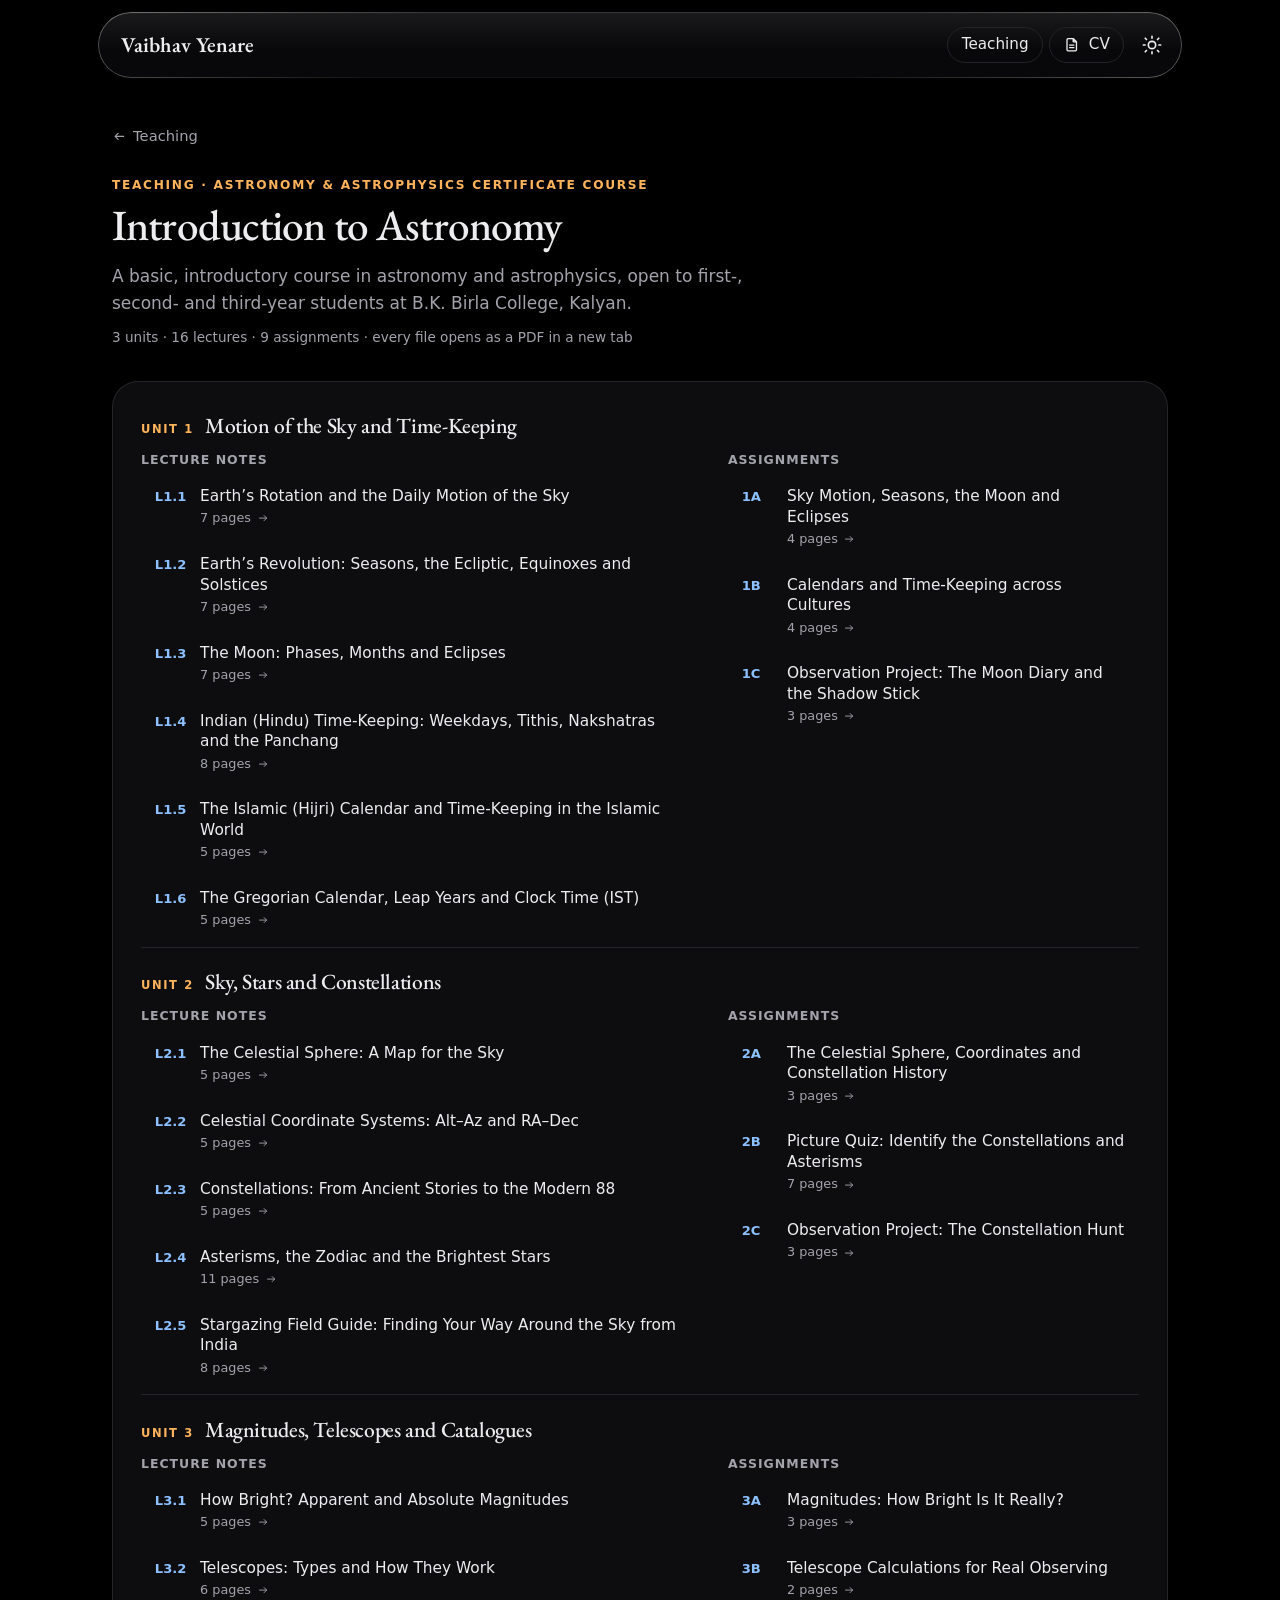
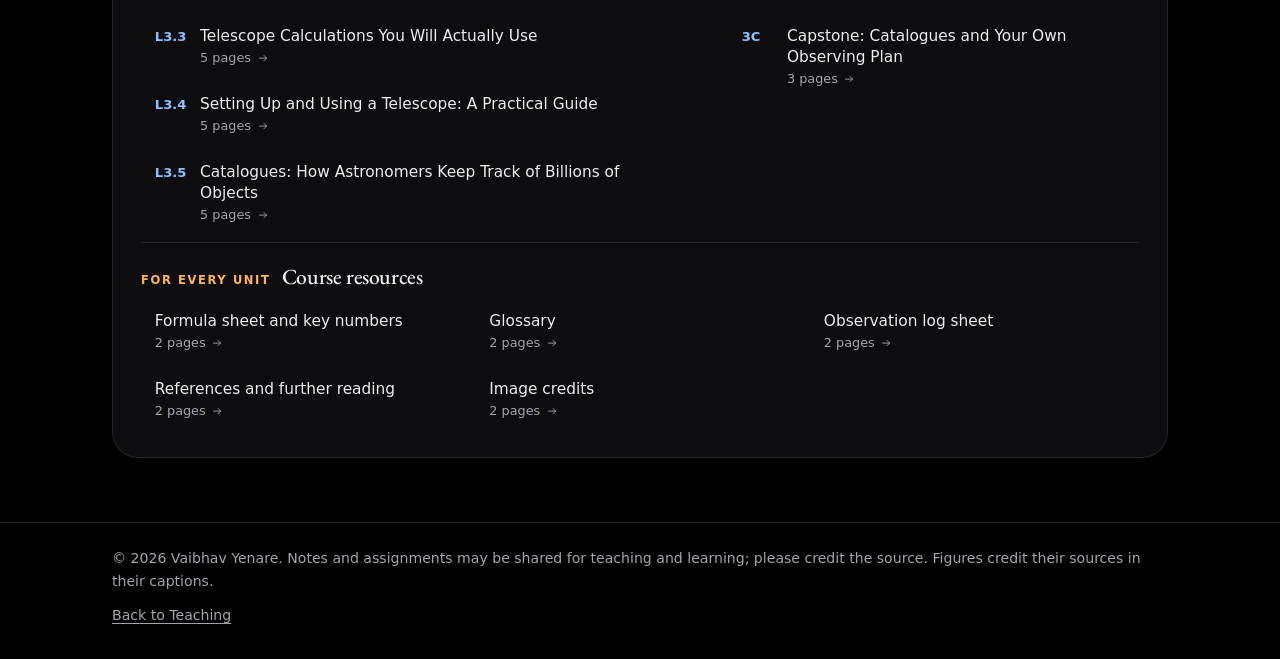
<file: courses/introduction-to-astronomy.html>
<!doctype html>
<html lang="en">
<head>
  <meta charset="utf-8">
  <meta name="viewport" content="width=device-width, initial-scale=1, viewport-fit=cover">
  <title>Introduction to Astronomy | Vaibhav Yenare</title>
  <meta name="description" content="Lecture notes and assignments for Introduction to Astronomy, the astronomy and astrophysics certificate course taught by Vaibhav Yenare.">
  <link rel="canonical" href="https://vaibhav3716.github.io/courses/introduction-to-astronomy.html">
  <meta name="theme-color" content="#000000" media="(prefers-color-scheme: dark)">
  <meta name="theme-color" content="#F3ECDA" media="(prefers-color-scheme: light)">
  <link rel="icon" href="../assets/img/favicon.svg" type="image/svg+xml">
  <link rel="preconnect" href="https://fonts.googleapis.com">
  <link rel="preconnect" href="https://fonts.gstatic.com" crossorigin>
  <link rel="stylesheet" href="https://fonts.googleapis.com/css2?family=EB+Garamond:ital,wght@0,400;0,500;0,600;1,400;1,500&display=swap">
  <link rel="stylesheet" href="../assets/css/site.css?v=20261109a">
  <script src="../assets/js/daynight.js?v=20261109a"></script>
</head>
<body>
  <svg width="0" height="0" style="position:absolute" aria-hidden="true">
    <symbol id="i-arrow" viewBox="0 0 24 24"><path fill="none" stroke="currentColor" stroke-width="1.8" stroke-linecap="round" stroke-linejoin="round" d="M5 12h14m-5-5 5 5-5 5"/></symbol>
    <symbol id="i-doc" viewBox="0 0 24 24"><path fill="none" stroke="currentColor" stroke-width="1.8" stroke-linecap="round" stroke-linejoin="round" d="M14 3.5H7A1.5 1.5 0 0 0 5.5 5v14A1.5 1.5 0 0 0 7 20.5h10a1.5 1.5 0 0 0 1.5-1.5V8L14 3.5Zm0 0V8h4.5M9 12.5h6M9 16h6"/></symbol>
    <symbol id="i-sun" viewBox="0 0 24 24"><g fill="none" stroke="currentColor" stroke-width="1.8" stroke-linecap="round"><circle cx="12" cy="12" r="4"/><path d="M12 2.5v2m0 15v2M4.6 4.6 6 6m12 12 1.4 1.4M2.5 12h2m15 0h2M4.6 19.4 6 18M18 6l1.4-1.4"/></g></symbol>
    <symbol id="i-moon" viewBox="0 0 24 24"><path fill="none" stroke="currentColor" stroke-width="1.8" stroke-linejoin="round" d="M20 14.5A8.5 8.5 0 0 1 9.5 4a8.5 8.5 0 1 0 10.5 10.5Z"/></symbol>
  </svg>
  <a class="skip" href="#main">Skip to content</a>
  <header class="site-header">
    <nav class="nav" aria-label="Main">
      <a class="brand" href="../index.html">Vaibhav Yenare</a>
      <div class="nav-actions">
        <a class="btn btn-small" href="../index.html#teaching">Teaching</a>
        <a class="btn btn-small" href="../files/Vaibhav_Yenare_CV.pdf" target="_blank" rel="noopener" aria-label="View CV (PDF, opens in a new tab)"><svg class="icon" aria-hidden="true"><use href="#i-doc"/></svg>CV</a>
        <button class="icon-btn theme-toggle" type="button" aria-label="Switch theme">
          <svg class="icon icon-sun" aria-hidden="true"><use href="#i-sun"/></svg>
          <svg class="icon icon-moon" aria-hidden="true"><use href="#i-moon"/></svg>
        </button>
      </div>
    </nav>
  </header>

  <main id="main" class="course-page">
    <div class="wrap">
      <a class="course-back" href="../index.html#teaching"><svg class="icon" aria-hidden="true"><use href="#i-arrow"/></svg>Teaching</a>
      <p class="course-eyebrow">Teaching · Astronomy &amp; Astrophysics certificate course</p>
      <h1>Introduction to Astronomy</h1>
      <p class="course-lede">A basic, introductory course in astronomy and astrophysics, open to first-, second- and third-year students at B.K. Birla College, Kalyan.</p>
      <p class="course-stats">3 units · 16 lectures · 9 assignments · every file opens as a PDF in a new tab</p>
      <div class="course-body">
        <section class="pack-unit" aria-labelledby="pack-u1"><h2 id="pack-u1"><span>Unit 1</span>Motion of the Sky and Time-Keeping</h2><div class="pack-cols">
                <div><p class="pack-kind">Lecture notes</p><ol class="pack-list">
                <li style="--i:0"><a class="pack-link" href="../files/intro-astronomy/unit-1/L1.1_Earth_Rotation_and_Diurnal_Motion.pdf" target="_blank" rel="noopener"><span class="pack-code">L1.1</span><span class="pack-title">Earth’s Rotation and the Daily Motion of the Sky</span><span class="pack-meta">7 pages<svg class="icon" aria-hidden="true"><use href="#i-arrow"/></svg></span><span class="visually-hidden"> (lecture notes, PDF, opens in a new tab)</span></a></li>
                <li style="--i:1"><a class="pack-link" href="../files/intro-astronomy/unit-1/L1.2_Earth_Revolution_Seasons_Equinoxes_Solstices.pdf" target="_blank" rel="noopener"><span class="pack-code">L1.2</span><span class="pack-title">Earth’s Revolution: Seasons, the Ecliptic, Equinoxes and Solstices</span><span class="pack-meta">7 pages<svg class="icon" aria-hidden="true"><use href="#i-arrow"/></svg></span><span class="visually-hidden"> (lecture notes, PDF, opens in a new tab)</span></a></li>
                <li style="--i:2"><a class="pack-link" href="../files/intro-astronomy/unit-1/L1.3_Moon_Phases_and_Eclipses.pdf" target="_blank" rel="noopener"><span class="pack-code">L1.3</span><span class="pack-title">The Moon: Phases, Months and Eclipses</span><span class="pack-meta">7 pages<svg class="icon" aria-hidden="true"><use href="#i-arrow"/></svg></span><span class="visually-hidden"> (lecture notes, PDF, opens in a new tab)</span></a></li>
                <li style="--i:3"><a class="pack-link" href="../files/intro-astronomy/unit-1/L1.4_Hindu_Timekeeping_Panchang.pdf" target="_blank" rel="noopener"><span class="pack-code">L1.4</span><span class="pack-title">Indian (Hindu) Time-Keeping: Weekdays, Tithis, Nakshatras and the Panchang</span><span class="pack-meta">8 pages<svg class="icon" aria-hidden="true"><use href="#i-arrow"/></svg></span><span class="visually-hidden"> (lecture notes, PDF, opens in a new tab)</span></a></li>
                <li style="--i:4"><a class="pack-link" href="../files/intro-astronomy/unit-1/L1.5_Islamic_Hijri_Calendar.pdf" target="_blank" rel="noopener"><span class="pack-code">L1.5</span><span class="pack-title">The Islamic (Hijri) Calendar and Time-Keeping in the Islamic World</span><span class="pack-meta">5 pages<svg class="icon" aria-hidden="true"><use href="#i-arrow"/></svg></span><span class="visually-hidden"> (lecture notes, PDF, opens in a new tab)</span></a></li>
                <li style="--i:5"><a class="pack-link" href="../files/intro-astronomy/unit-1/L1.6_Gregorian_Calendar_Leap_Years_and_Clock_Time.pdf" target="_blank" rel="noopener"><span class="pack-code">L1.6</span><span class="pack-title">The Gregorian Calendar, Leap Years and Clock Time (IST)</span><span class="pack-meta">5 pages<svg class="icon" aria-hidden="true"><use href="#i-arrow"/></svg></span><span class="visually-hidden"> (lecture notes, PDF, opens in a new tab)</span></a></li>
                </ol></div><div><p class="pack-kind">Assignments</p><ol class="pack-list">
                <li style="--i:6"><a class="pack-link" href="../files/intro-astronomy/unit-1/Assignment_1A_Sky_Motion_Seasons_Moon_Eclipses.pdf" target="_blank" rel="noopener"><span class="pack-code">1A</span><span class="pack-title">Sky Motion, Seasons, the Moon and Eclipses</span><span class="pack-meta">4 pages<svg class="icon" aria-hidden="true"><use href="#i-arrow"/></svg></span><span class="visually-hidden"> (assignment, PDF, opens in a new tab)</span></a></li>
                <li style="--i:7"><a class="pack-link" href="../files/intro-astronomy/unit-1/Assignment_1B_Calendars_and_Timekeeping.pdf" target="_blank" rel="noopener"><span class="pack-code">1B</span><span class="pack-title">Calendars and Time-Keeping across Cultures</span><span class="pack-meta">4 pages<svg class="icon" aria-hidden="true"><use href="#i-arrow"/></svg></span><span class="visually-hidden"> (assignment, PDF, opens in a new tab)</span></a></li>
                <li style="--i:8"><a class="pack-link" href="../files/intro-astronomy/unit-1/Assignment_1C_Observation_Project_Moon_Diary_and_Shadow_Stick.pdf" target="_blank" rel="noopener"><span class="pack-code">1C</span><span class="pack-title">Observation Project: The Moon Diary and the Shadow Stick</span><span class="pack-meta">3 pages<svg class="icon" aria-hidden="true"><use href="#i-arrow"/></svg></span><span class="visually-hidden"> (assignment, PDF, opens in a new tab)</span></a></li>
                </ol></div></div></section>
                <section class="pack-unit" aria-labelledby="pack-u2"><h2 id="pack-u2"><span>Unit 2</span>Sky, Stars and Constellations</h2><div class="pack-cols">
                <div><p class="pack-kind">Lecture notes</p><ol class="pack-list">
                <li style="--i:9"><a class="pack-link" href="../files/intro-astronomy/unit-2/L2.1_The_Celestial_Sphere.pdf" target="_blank" rel="noopener"><span class="pack-code">L2.1</span><span class="pack-title">The Celestial Sphere: A Map for the Sky</span><span class="pack-meta">5 pages<svg class="icon" aria-hidden="true"><use href="#i-arrow"/></svg></span><span class="visually-hidden"> (lecture notes, PDF, opens in a new tab)</span></a></li>
                <li style="--i:10"><a class="pack-link" href="../files/intro-astronomy/unit-2/L2.2_Celestial_Coordinate_Systems.pdf" target="_blank" rel="noopener"><span class="pack-code">L2.2</span><span class="pack-title">Celestial Coordinate Systems: Alt–Az and RA–Dec</span><span class="pack-meta">5 pages<svg class="icon" aria-hidden="true"><use href="#i-arrow"/></svg></span><span class="visually-hidden"> (lecture notes, PDF, opens in a new tab)</span></a></li>
                <li style="--i:11"><a class="pack-link" href="../files/intro-astronomy/unit-2/L2.3_Constellations_History_and_the_Modern_88.pdf" target="_blank" rel="noopener"><span class="pack-code">L2.3</span><span class="pack-title">Constellations: From Ancient Stories to the Modern 88</span><span class="pack-meta">5 pages<svg class="icon" aria-hidden="true"><use href="#i-arrow"/></svg></span><span class="visually-hidden"> (lecture notes, PDF, opens in a new tab)</span></a></li>
                <li style="--i:12"><a class="pack-link" href="../files/intro-astronomy/unit-2/L2.4_Asterisms_Zodiac_and_Bright_Stars.pdf" target="_blank" rel="noopener"><span class="pack-code">L2.4</span><span class="pack-title">Asterisms, the Zodiac and the Brightest Stars</span><span class="pack-meta">11 pages<svg class="icon" aria-hidden="true"><use href="#i-arrow"/></svg></span><span class="visually-hidden"> (lecture notes, PDF, opens in a new tab)</span></a></li>
                <li style="--i:13"><a class="pack-link" href="../files/intro-astronomy/unit-2/L2.5_Stargazing_Field_Guide_for_India.pdf" target="_blank" rel="noopener"><span class="pack-code">L2.5</span><span class="pack-title">Stargazing Field Guide: Finding Your Way Around the Sky from India</span><span class="pack-meta">8 pages<svg class="icon" aria-hidden="true"><use href="#i-arrow"/></svg></span><span class="visually-hidden"> (lecture notes, PDF, opens in a new tab)</span></a></li>
                </ol></div><div><p class="pack-kind">Assignments</p><ol class="pack-list">
                <li style="--i:14"><a class="pack-link" href="../files/intro-astronomy/unit-2/Assignment_2A_Celestial_Sphere_and_Coordinates.pdf" target="_blank" rel="noopener"><span class="pack-code">2A</span><span class="pack-title">The Celestial Sphere, Coordinates and Constellation History</span><span class="pack-meta">3 pages<svg class="icon" aria-hidden="true"><use href="#i-arrow"/></svg></span><span class="visually-hidden"> (assignment, PDF, opens in a new tab)</span></a></li>
                <li style="--i:15"><a class="pack-link" href="../files/intro-astronomy/unit-2/Assignment_2B_Identify_Constellations_and_Asterisms.pdf" target="_blank" rel="noopener"><span class="pack-code">2B</span><span class="pack-title">Picture Quiz: Identify the Constellations and Asterisms</span><span class="pack-meta">7 pages<svg class="icon" aria-hidden="true"><use href="#i-arrow"/></svg></span><span class="visually-hidden"> (assignment, PDF, opens in a new tab)</span></a></li>
                <li style="--i:16"><a class="pack-link" href="../files/intro-astronomy/unit-2/Assignment_2C_Observation_Project_Constellation_Hunt.pdf" target="_blank" rel="noopener"><span class="pack-code">2C</span><span class="pack-title">Observation Project: The Constellation Hunt</span><span class="pack-meta">3 pages<svg class="icon" aria-hidden="true"><use href="#i-arrow"/></svg></span><span class="visually-hidden"> (assignment, PDF, opens in a new tab)</span></a></li>
                </ol></div></div></section>
                <section class="pack-unit" aria-labelledby="pack-u3"><h2 id="pack-u3"><span>Unit 3</span>Magnitudes, Telescopes and Catalogues</h2><div class="pack-cols">
                <div><p class="pack-kind">Lecture notes</p><ol class="pack-list">
                <li style="--i:17"><a class="pack-link" href="../files/intro-astronomy/unit-3/L3.1_Apparent_and_Absolute_Magnitudes.pdf" target="_blank" rel="noopener"><span class="pack-code">L3.1</span><span class="pack-title">How Bright? Apparent and Absolute Magnitudes</span><span class="pack-meta">5 pages<svg class="icon" aria-hidden="true"><use href="#i-arrow"/></svg></span><span class="visually-hidden"> (lecture notes, PDF, opens in a new tab)</span></a></li>
                <li style="--i:18"><a class="pack-link" href="../files/intro-astronomy/unit-3/L3.2_Telescopes_Types_and_How_They_Work.pdf" target="_blank" rel="noopener"><span class="pack-code">L3.2</span><span class="pack-title">Telescopes: Types and How They Work</span><span class="pack-meta">6 pages<svg class="icon" aria-hidden="true"><use href="#i-arrow"/></svg></span><span class="visually-hidden"> (lecture notes, PDF, opens in a new tab)</span></a></li>
                <li style="--i:19"><a class="pack-link" href="../files/intro-astronomy/unit-3/L3.3_Telescope_Calculations.pdf" target="_blank" rel="noopener"><span class="pack-code">L3.3</span><span class="pack-title">Telescope Calculations You Will Actually Use</span><span class="pack-meta">5 pages<svg class="icon" aria-hidden="true"><use href="#i-arrow"/></svg></span><span class="visually-hidden"> (lecture notes, PDF, opens in a new tab)</span></a></li>
                <li style="--i:20"><a class="pack-link" href="../files/intro-astronomy/unit-3/L3.4_Setting_Up_and_Using_a_Telescope.pdf" target="_blank" rel="noopener"><span class="pack-code">L3.4</span><span class="pack-title">Setting Up and Using a Telescope: A Practical Guide</span><span class="pack-meta">5 pages<svg class="icon" aria-hidden="true"><use href="#i-arrow"/></svg></span><span class="visually-hidden"> (lecture notes, PDF, opens in a new tab)</span></a></li>
                <li style="--i:21"><a class="pack-link" href="../files/intro-astronomy/unit-3/L3.5_Star_and_Deep_Sky_Catalogs.pdf" target="_blank" rel="noopener"><span class="pack-code">L3.5</span><span class="pack-title">Catalogues: How Astronomers Keep Track of Billions of Objects</span><span class="pack-meta">5 pages<svg class="icon" aria-hidden="true"><use href="#i-arrow"/></svg></span><span class="visually-hidden"> (lecture notes, PDF, opens in a new tab)</span></a></li>
                </ol></div><div><p class="pack-kind">Assignments</p><ol class="pack-list">
                <li style="--i:22"><a class="pack-link" href="../files/intro-astronomy/unit-3/Assignment_3A_Magnitudes.pdf" target="_blank" rel="noopener"><span class="pack-code">3A</span><span class="pack-title">Magnitudes: How Bright Is It Really?</span><span class="pack-meta">3 pages<svg class="icon" aria-hidden="true"><use href="#i-arrow"/></svg></span><span class="visually-hidden"> (assignment, PDF, opens in a new tab)</span></a></li>
                <li style="--i:23"><a class="pack-link" href="../files/intro-astronomy/unit-3/Assignment_3B_Telescope_Calculations.pdf" target="_blank" rel="noopener"><span class="pack-code">3B</span><span class="pack-title">Telescope Calculations for Real Observing</span><span class="pack-meta">2 pages<svg class="icon" aria-hidden="true"><use href="#i-arrow"/></svg></span><span class="visually-hidden"> (assignment, PDF, opens in a new tab)</span></a></li>
                <li style="--i:24"><a class="pack-link" href="../files/intro-astronomy/unit-3/Assignment_3C_Catalogs_and_Observing_Plan.pdf" target="_blank" rel="noopener"><span class="pack-code">3C</span><span class="pack-title">Capstone: Catalogues and Your Own Observing Plan</span><span class="pack-meta">3 pages<svg class="icon" aria-hidden="true"><use href="#i-arrow"/></svg></span><span class="visually-hidden"> (assignment, PDF, opens in a new tab)</span></a></li>
                </ol></div></div></section>
                <section class="pack-unit pack-resources" aria-labelledby="pack-res"><h2 id="pack-res"><span>For every unit</span>Course resources</h2><ol class="pack-list pack-list-grid">
                <li style="--i:26"><a class="pack-link" href="../files/intro-astronomy/resources/Formula_Sheet_and_Key_Numbers.pdf" target="_blank" rel="noopener"><span class="pack-code"></span><span class="pack-title">Formula sheet and key numbers</span><span class="pack-meta">2 pages<svg class="icon" aria-hidden="true"><use href="#i-arrow"/></svg></span><span class="visually-hidden"> (course resource, PDF, opens in a new tab)</span></a></li>
                <li style="--i:27"><a class="pack-link" href="../files/intro-astronomy/resources/Glossary.pdf" target="_blank" rel="noopener"><span class="pack-code"></span><span class="pack-title">Glossary</span><span class="pack-meta">2 pages<svg class="icon" aria-hidden="true"><use href="#i-arrow"/></svg></span><span class="visually-hidden"> (course resource, PDF, opens in a new tab)</span></a></li>
                <li style="--i:28"><a class="pack-link" href="../files/intro-astronomy/resources/Observation_Log_Template.pdf" target="_blank" rel="noopener"><span class="pack-code"></span><span class="pack-title">Observation log sheet</span><span class="pack-meta">2 pages<svg class="icon" aria-hidden="true"><use href="#i-arrow"/></svg></span><span class="visually-hidden"> (course resource, PDF, opens in a new tab)</span></a></li>
                <li style="--i:29"><a class="pack-link" href="../files/intro-astronomy/resources/References_and_Further_Reading.pdf" target="_blank" rel="noopener"><span class="pack-code"></span><span class="pack-title">References and further reading</span><span class="pack-meta">2 pages<svg class="icon" aria-hidden="true"><use href="#i-arrow"/></svg></span><span class="visually-hidden"> (course resource, PDF, opens in a new tab)</span></a></li>
                <li style="--i:30"><a class="pack-link" href="../files/intro-astronomy/resources/Image_Credits.pdf" target="_blank" rel="noopener"><span class="pack-code"></span><span class="pack-title">Image credits</span><span class="pack-meta">2 pages<svg class="icon" aria-hidden="true"><use href="#i-arrow"/></svg></span><span class="visually-hidden"> (course resource, PDF, opens in a new tab)</span></a></li>
                </ol></section>
      </div>
    </div>
  </main>

  <footer class="site-footer">
    <div class="wrap"><p>© <span>2026</span> Vaibhav Yenare. Notes and assignments may be shared for teaching and learning; please credit the source. Figures credit their sources in their captions.</p><a href="../index.html#teaching">Back to Teaching</a></div>
  </footer>

  <script>
    // The theme switch: the choice holds for this visit, on every page of the site
    (function () {
      var btn = document.querySelector('.theme-toggle'), root = document.documentElement;
      function now() { return root.dataset.theme || (matchMedia('(prefers-color-scheme: dark)').matches ? 'dark' : 'light'); }
      function label() { btn.setAttribute('aria-label', now() === 'dark' ? 'Switch to light theme' : 'Switch to dark theme'); }
      label();
      btn.addEventListener('click', function () {
        var next = now() === 'dark' ? 'light' : 'dark';
        if (window.DayNight) { DayNight.choose(next); DayNight.paint(next); } else root.dataset.theme = next;
        label();
      });
    })();
  </script>
</body>
</html>
</file>
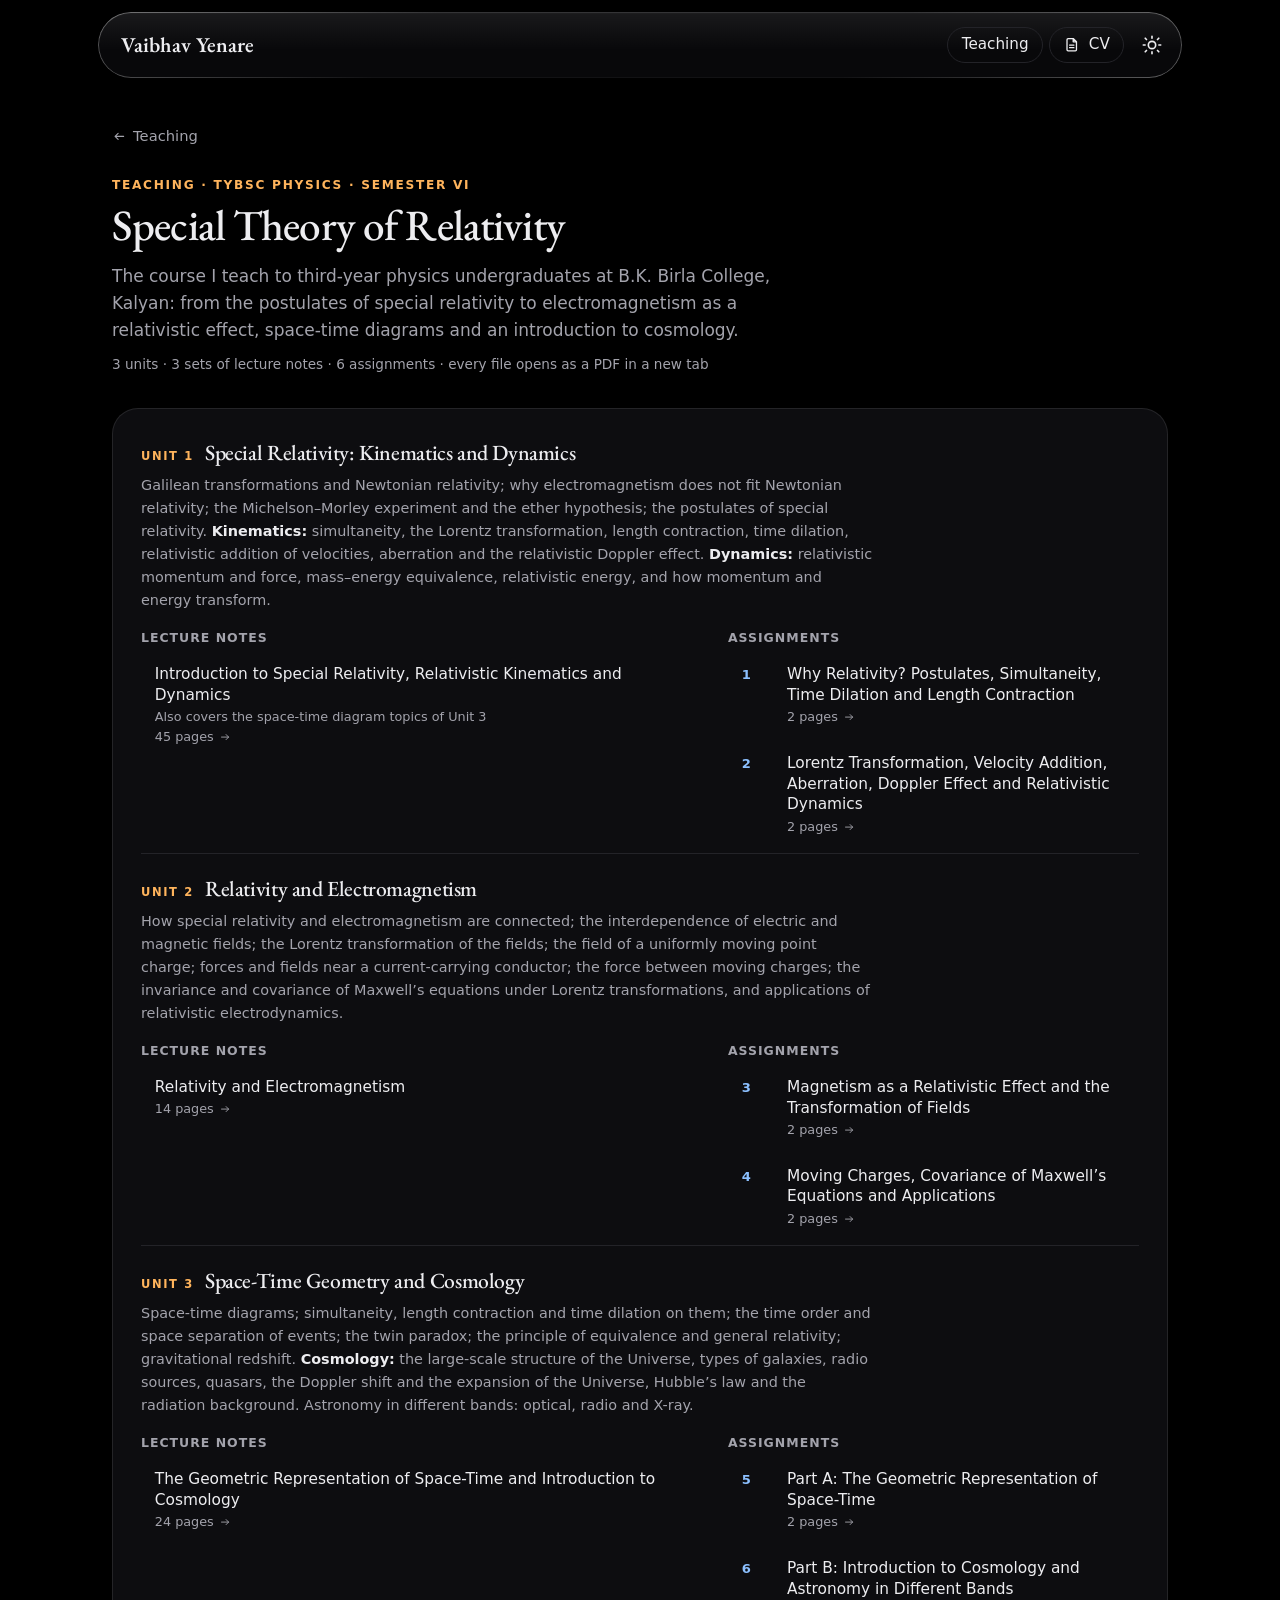
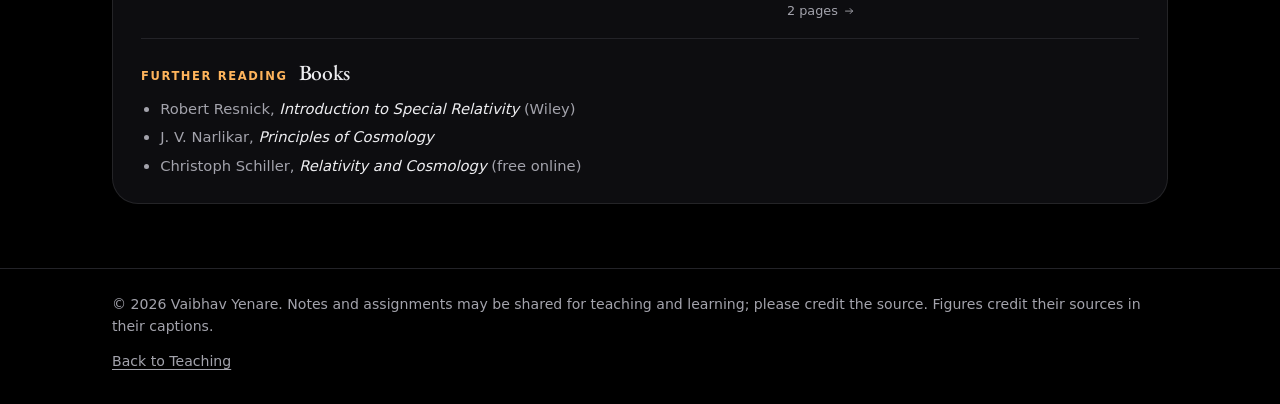
<file: courses/special-relativity.html>
<!doctype html>
<html lang="en">
<head>
  <meta charset="utf-8">
  <meta name="viewport" content="width=device-width, initial-scale=1, viewport-fit=cover">
  <title>Special Theory of Relativity | Vaibhav Yenare</title>
  <meta name="description" content="Lecture notes and assignments for Special Theory of Relativity (TYBSc Physics, Semester VI), taught by Vaibhav Yenare.">
  <link rel="canonical" href="https://vaibhav3716.github.io/courses/special-relativity.html">
  <meta name="theme-color" content="#000000" media="(prefers-color-scheme: dark)">
  <meta name="theme-color" content="#F3ECDA" media="(prefers-color-scheme: light)">
  <link rel="icon" href="../assets/img/favicon.svg" type="image/svg+xml">
  <link rel="preconnect" href="https://fonts.googleapis.com">
  <link rel="preconnect" href="https://fonts.gstatic.com" crossorigin>
  <link rel="stylesheet" href="https://fonts.googleapis.com/css2?family=EB+Garamond:ital,wght@0,400;0,500;0,600;1,400;1,500&display=swap">
  <link rel="stylesheet" href="../assets/css/site.css?v=20261109a">
  <script src="../assets/js/daynight.js?v=20261109a"></script>
</head>
<body>
  <svg width="0" height="0" style="position:absolute" aria-hidden="true">
    <symbol id="i-arrow" viewBox="0 0 24 24"><path fill="none" stroke="currentColor" stroke-width="1.8" stroke-linecap="round" stroke-linejoin="round" d="M5 12h14m-5-5 5 5-5 5"/></symbol>
    <symbol id="i-doc" viewBox="0 0 24 24"><path fill="none" stroke="currentColor" stroke-width="1.8" stroke-linecap="round" stroke-linejoin="round" d="M14 3.5H7A1.5 1.5 0 0 0 5.5 5v14A1.5 1.5 0 0 0 7 20.5h10a1.5 1.5 0 0 0 1.5-1.5V8L14 3.5Zm0 0V8h4.5M9 12.5h6M9 16h6"/></symbol>
    <symbol id="i-sun" viewBox="0 0 24 24"><g fill="none" stroke="currentColor" stroke-width="1.8" stroke-linecap="round"><circle cx="12" cy="12" r="4"/><path d="M12 2.5v2m0 15v2M4.6 4.6 6 6m12 12 1.4 1.4M2.5 12h2m15 0h2M4.6 19.4 6 18M18 6l1.4-1.4"/></g></symbol>
    <symbol id="i-moon" viewBox="0 0 24 24"><path fill="none" stroke="currentColor" stroke-width="1.8" stroke-linejoin="round" d="M20 14.5A8.5 8.5 0 0 1 9.5 4a8.5 8.5 0 1 0 10.5 10.5Z"/></symbol>
  </svg>
  <a class="skip" href="#main">Skip to content</a>
  <header class="site-header">
    <nav class="nav" aria-label="Main">
      <a class="brand" href="../index.html">Vaibhav Yenare</a>
      <div class="nav-actions">
        <a class="btn btn-small" href="../index.html#teaching">Teaching</a>
        <a class="btn btn-small" href="../files/Vaibhav_Yenare_CV.pdf" target="_blank" rel="noopener" aria-label="View CV (PDF, opens in a new tab)"><svg class="icon" aria-hidden="true"><use href="#i-doc"/></svg>CV</a>
        <button class="icon-btn theme-toggle" type="button" aria-label="Switch theme">
          <svg class="icon icon-sun" aria-hidden="true"><use href="#i-sun"/></svg>
          <svg class="icon icon-moon" aria-hidden="true"><use href="#i-moon"/></svg>
        </button>
      </div>
    </nav>
  </header>

  <main id="main" class="course-page">
    <div class="wrap">
      <a class="course-back" href="../index.html#teaching"><svg class="icon" aria-hidden="true"><use href="#i-arrow"/></svg>Teaching</a>
      <p class="course-eyebrow">Teaching · TYBSc Physics · Semester VI</p>
      <h1>Special Theory of Relativity</h1>
      <p class="course-lede">The course I teach to third-year physics undergraduates at B.K. Birla College, Kalyan: from the postulates of special relativity to electromagnetism as a relativistic effect, space-time diagrams and an introduction to cosmology.</p>
      <p class="course-stats">3 units · 3 sets of lecture notes · 6 assignments · every file opens as a PDF in a new tab</p>
      <div class="course-body">
        <section class="pack-unit" aria-labelledby="u1"><h2 id="u1"><span>Unit 1</span>Special Relativity: Kinematics and Dynamics</h2>
<p class="pack-syllabus">Galilean transformations and Newtonian relativity; why electromagnetism does not fit Newtonian relativity; the Michelson–Morley experiment and the ether hypothesis; the postulates of special relativity. <strong>Kinematics:</strong> simultaneity, the Lorentz transformation, length contraction, time dilation, relativistic addition of velocities, aberration and the relativistic Doppler effect. <strong>Dynamics:</strong> relativistic momentum and force, mass–energy equivalence, relativistic energy, and how momentum and energy transform.</p><div class="pack-cols">
<div><p class="pack-kind">Lecture notes</p><ol class="pack-list">
<li style="--i:0"><a class="pack-link" href="../files/special-relativity/unit-1/Unit1_Notes.pdf" target="_blank" rel="noopener"><span class="pack-title">Introduction to Special Relativity, Relativistic Kinematics and Dynamics<small class="pack-note">Also covers the space-time diagram topics of Unit 3</small></span><span class="pack-meta">45 pages<svg class="icon" aria-hidden="true"><use href="#i-arrow"/></svg></span><span class="visually-hidden"> (lecture notes, PDF, opens in a new tab)</span></a></li>
</ol></div><div><p class="pack-kind">Assignments</p><ol class="pack-list">
<li style="--i:1"><a class="pack-link" href="../files/special-relativity/unit-1/Assignment_1_Unit1.pdf" target="_blank" rel="noopener"><span class="pack-code">1</span><span class="pack-title">Why Relativity? Postulates, Simultaneity, Time Dilation and Length Contraction</span><span class="pack-meta">2 pages<svg class="icon" aria-hidden="true"><use href="#i-arrow"/></svg></span><span class="visually-hidden"> (assignment, PDF, opens in a new tab)</span></a></li>
<li style="--i:2"><a class="pack-link" href="../files/special-relativity/unit-1/Assignment_2_Unit1.pdf" target="_blank" rel="noopener"><span class="pack-code">2</span><span class="pack-title">Lorentz Transformation, Velocity Addition, Aberration, Doppler Effect and Relativistic Dynamics</span><span class="pack-meta">2 pages<svg class="icon" aria-hidden="true"><use href="#i-arrow"/></svg></span><span class="visually-hidden"> (assignment, PDF, opens in a new tab)</span></a></li>
</ol></div></div></section>
<section class="pack-unit" aria-labelledby="u2"><h2 id="u2"><span>Unit 2</span>Relativity and Electromagnetism</h2>
<p class="pack-syllabus">How special relativity and electromagnetism are connected; the interdependence of electric and magnetic fields; the Lorentz transformation of the fields; the field of a uniformly moving point charge; forces and fields near a current-carrying conductor; the force between moving charges; the invariance and covariance of Maxwell’s equations under Lorentz transformations, and applications of relativistic electrodynamics.</p><div class="pack-cols">
<div><p class="pack-kind">Lecture notes</p><ol class="pack-list">
<li style="--i:3"><a class="pack-link" href="../files/special-relativity/unit-2/Unit2_Notes.pdf" target="_blank" rel="noopener"><span class="pack-title">Relativity and Electromagnetism</span><span class="pack-meta">14 pages<svg class="icon" aria-hidden="true"><use href="#i-arrow"/></svg></span><span class="visually-hidden"> (lecture notes, PDF, opens in a new tab)</span></a></li>
</ol></div><div><p class="pack-kind">Assignments</p><ol class="pack-list">
<li style="--i:4"><a class="pack-link" href="../files/special-relativity/unit-2/Assignment_3_Unit2.pdf" target="_blank" rel="noopener"><span class="pack-code">3</span><span class="pack-title">Magnetism as a Relativistic Effect and the Transformation of Fields</span><span class="pack-meta">2 pages<svg class="icon" aria-hidden="true"><use href="#i-arrow"/></svg></span><span class="visually-hidden"> (assignment, PDF, opens in a new tab)</span></a></li>
<li style="--i:5"><a class="pack-link" href="../files/special-relativity/unit-2/Assignment_4_Unit2.pdf" target="_blank" rel="noopener"><span class="pack-code">4</span><span class="pack-title">Moving Charges, Covariance of Maxwell’s Equations and Applications</span><span class="pack-meta">2 pages<svg class="icon" aria-hidden="true"><use href="#i-arrow"/></svg></span><span class="visually-hidden"> (assignment, PDF, opens in a new tab)</span></a></li>
</ol></div></div></section>
<section class="pack-unit" aria-labelledby="u3"><h2 id="u3"><span>Unit 3</span>Space-Time Geometry and Cosmology</h2>
<p class="pack-syllabus">Space-time diagrams; simultaneity, length contraction and time dilation on them; the time order and space separation of events; the twin paradox; the principle of equivalence and general relativity; gravitational redshift. <strong>Cosmology:</strong> the large-scale structure of the Universe, types of galaxies, radio sources, quasars, the Doppler shift and the expansion of the Universe, Hubble’s law and the radiation background. Astronomy in different bands: optical, radio and X-ray.</p><div class="pack-cols">
<div><p class="pack-kind">Lecture notes</p><ol class="pack-list">
<li style="--i:6"><a class="pack-link" href="../files/special-relativity/unit-3/Unit3_Notes.pdf" target="_blank" rel="noopener"><span class="pack-title">The Geometric Representation of Space-Time and Introduction to Cosmology</span><span class="pack-meta">24 pages<svg class="icon" aria-hidden="true"><use href="#i-arrow"/></svg></span><span class="visually-hidden"> (lecture notes, PDF, opens in a new tab)</span></a></li>
</ol></div><div><p class="pack-kind">Assignments</p><ol class="pack-list">
<li style="--i:7"><a class="pack-link" href="../files/special-relativity/unit-3/Assignment_5_Unit3.pdf" target="_blank" rel="noopener"><span class="pack-code">5</span><span class="pack-title">Part A: The Geometric Representation of Space-Time</span><span class="pack-meta">2 pages<svg class="icon" aria-hidden="true"><use href="#i-arrow"/></svg></span><span class="visually-hidden"> (assignment, PDF, opens in a new tab)</span></a></li>
<li style="--i:8"><a class="pack-link" href="../files/special-relativity/unit-3/Assignment_6_Unit3.pdf" target="_blank" rel="noopener"><span class="pack-code">6</span><span class="pack-title">Part B: Introduction to Cosmology and Astronomy in Different Bands</span><span class="pack-meta">2 pages<svg class="icon" aria-hidden="true"><use href="#i-arrow"/></svg></span><span class="visually-hidden"> (assignment, PDF, opens in a new tab)</span></a></li>
</ol></div></div></section>
<section class="pack-unit pack-refs" aria-labelledby="refs"><h2 id="refs"><span>Further reading</span>Books</h2>
<ul class="ref-list"><li>Robert Resnick, <cite>Introduction to Special Relativity</cite> (Wiley)</li><li>J. V. Narlikar, <cite>Principles of Cosmology</cite></li><li>Christoph Schiller, <cite>Relativity and Cosmology</cite> (free online)</li></ul></section>
      </div>
    </div>
  </main>

  <footer class="site-footer">
    <div class="wrap"><p>© <span>2026</span> Vaibhav Yenare. Notes and assignments may be shared for teaching and learning; please credit the source. Figures credit their sources in their captions.</p><a href="../index.html#teaching">Back to Teaching</a></div>
  </footer>

  <script>
    // The theme switch: the choice holds for this visit, on every page of the site
    (function () {
      var btn = document.querySelector('.theme-toggle'), root = document.documentElement;
      function now() { return root.dataset.theme || (matchMedia('(prefers-color-scheme: dark)').matches ? 'dark' : 'light'); }
      function label() { btn.setAttribute('aria-label', now() === 'dark' ? 'Switch to light theme' : 'Switch to dark theme'); }
      label();
      btn.addEventListener('click', function () {
        var next = now() === 'dark' ? 'light' : 'dark';
        if (window.DayNight) { DayNight.choose(next); DayNight.paint(next); } else root.dataset.theme = next;
        label();
      });
    })();
  </script>
</body>
</html>
</file>
<file: assets/css/site.css>
/* ------------------------------------------------------------------
   Tokens. The two accents are the two stars in a WD–MS binary:
   --wd is a hot white dwarf (blue, ultraviolet), --ms is its cool
   main sequence companion (amber, optical).
------------------------------------------------------------------- */
:root {
  --bg: #F3ECDA;
  --surface: #FAF5E7;
  --surface-2: #ECE3CB;
  --ink: #2A2318;
  --ink-2: #66583F;
  --rule: #DCCFB0;
  --wd: #1B55AE;
  --ms: #94500B;
  --wd-soft: rgba(27, 85, 174, .10);
  --ms-soft: rgba(148, 80, 11, .11);
  --focus: #1B55AE;
  --plate: #FFFDF6;
  --shadow: 0 1px 2px rgba(18, 26, 43, .06), 0 8px 24px rgba(18, 26, 43, .06);
  /* Liquid glass (the header): tinted with the theme's own colour, opaque enough to read over anything */
  --glass-tint: rgba(243, 236, 218, .66);
  --glass-solid: rgba(243, 236, 218, .97);
  --glass-hi: rgba(255, 255, 255, .9);
  --glass-lo: rgba(120, 92, 40, .14);
  --glass-rim: rgba(255, 255, 255, .95);
  --glass-sheen: rgba(255, 255, 255, .34);
  --glass-pill: rgba(255, 255, 255, .6);
  --glass-hover: rgba(255, 255, 255, .34);
  --t-wd: #1F5FBF;
  --t-bin: #A85A00;
  --t-sun: #946200;
  --t-bh: #5B45B8;
  --t-cos: #0F7F71;
  --t-planets: #2E7D4F;
  --t-inst: #5F6570;

  /* The hero is a night sky in both themes */
  --night: #03050B;
  --night-ink: #E9EDF6;
  --night-ink-2: #AAB5CC;
  --night-wd: #8CC0FF;
  --night-ms: #FFB45C;

  --serif: 'EB Garamond', 'Cormorant Garamond', Garamond, Georgia, 'Times New Roman', serif;
  --sans: system-ui, -apple-system, BlinkMacSystemFont, 'Segoe UI', Roboto, 'Helvetica Neue', Arial, sans-serif;

  --step--1: .875rem;
  --step-0: 1.0625rem;
  --step-1: 1.25rem;
  --step-2: 1.5rem;
  --step-3: clamp(1.95rem, 1.55rem + 1.6vw, 2.7rem);
  --step-4: clamp(3rem, 2.1rem + 4.4vw, 5.25rem);

  --gutter: 16px;
  --max: 1120px;
  --radius-s: 8px;
  --radius-m: 18px;
  --radius-l: 26px;
  /* Motion, after Apple's springs: critically damped (no overshoot), response 0.4 s */
  --spring: linear(0, 0.06, 0.186, 0.329, 0.466, 0.584, 0.682, 0.76, 0.821, 0.868, 0.903, 0.929, 0.949, 0.963, 0.973, 0.981, 0.986, 0.99, 0.993, 0.995, 0.997, 0.998, 0.998, 0.999, 1);
  --spring-t: .6s;
  --press-t: 100ms;
  --header-h: 66px;

  color-scheme: light;
}

@media (prefers-color-scheme: dark) {
  :root:not([data-theme="light"]) {
    --bg: #000000;
    --surface: #0E0E11;
    --surface-2: #17171B;
    --ink: #EDEDF0;
    --ink-2: #A3A3AC;
    --rule: #232328;
    --wd: #8CC0FF;
    --ms: #FFB45C;
    --wd-soft: rgba(140, 192, 255, .12);
    --ms-soft: rgba(255, 180, 92, .12);
    --focus: #8CC0FF;
    --plate: #F7F8FB;
    --shadow: 0 1px 2px rgba(0, 0, 0, .3), 0 10px 30px rgba(0, 0, 0, .25);
    --glass-tint: rgba(14, 14, 17, .6);
    --glass-solid: rgba(14, 14, 17, .97);
    --glass-hi: rgba(255, 255, 255, .2);
    --glass-lo: rgba(255, 255, 255, .05);
    --glass-rim: rgba(255, 255, 255, .32);
    --glass-sheen: rgba(255, 255, 255, .07);
    --glass-pill: rgba(255, 255, 255, .12);
    --glass-hover: rgba(255, 255, 255, .07);
    --t-wd: #8CC0FF;
    --t-bin: #FFB45C;
    --t-sun: #FFD27A;
    --t-bh: #BBA6FF;
    --t-cos: #6FD6C8;
    --t-planets: #7FD6A0;
    --t-inst: #C9CED8;
    color-scheme: dark;
  }
}
:root[data-theme="dark"] {
  --bg: #000000;
  --surface: #0E0E11;
  --surface-2: #17171B;
  --ink: #EDEDF0;
  --ink-2: #A3A3AC;
  --rule: #232328;
  --wd: #8CC0FF;
  --ms: #FFB45C;
  --wd-soft: rgba(140, 192, 255, .12);
  --ms-soft: rgba(255, 180, 92, .12);
  --focus: #8CC0FF;
  --plate: #F7F8FB;
  --shadow: 0 1px 2px rgba(0, 0, 0, .3), 0 10px 30px rgba(0, 0, 0, .25);
  --glass-tint: rgba(14, 14, 17, .6);
  --glass-solid: rgba(14, 14, 17, .97);
  --glass-hi: rgba(255, 255, 255, .2);
  --glass-lo: rgba(255, 255, 255, .05);
  --glass-rim: rgba(255, 255, 255, .32);
  --glass-sheen: rgba(255, 255, 255, .07);
  --glass-pill: rgba(255, 255, 255, .12);
  --glass-hover: rgba(255, 255, 255, .07);
  --t-wd: #8CC0FF;
  --t-bin: #FFB45C;
  --t-sun: #FFD27A;
  --t-bh: #BBA6FF;
  --t-cos: #6FD6C8;
  --t-planets: #7FD6A0;
  --t-inst: #C9CED8;
  color-scheme: dark;
}

/* ------------------------------------------------------------------
   Base
------------------------------------------------------------------- */
*, *::before, *::after { box-sizing: border-box; }
[hidden] { display: none !important; }
html { scroll-behavior: smooth; scroll-padding-top: calc(var(--header-h) + 24px); -webkit-text-size-adjust: 100%; }
body {
  margin: 0;
  background: var(--bg);
  color: var(--ink);
  font: 400 var(--step-0)/1.6 var(--sans);
  text-rendering: optimizeLegibility;
  -webkit-font-smoothing: antialiased;
  overflow-x: clip;
}
img { max-width: 100%; height: auto; display: block; }
a { color: var(--wd); text-underline-offset: .18em; text-decoration-thickness: 1px; }
a:hover { text-decoration-thickness: 2px; }
:focus-visible { outline: 2px solid var(--focus); outline-offset: 3px; border-radius: 4px; }
h1, h2, h3, h4 { font-family: var(--serif); font-weight: 500; line-height: 1.15; margin: 0; letter-spacing: -.01em; }
h2 { font-size: var(--step-3); margin-bottom: .6rem; }
h3 { font-size: var(--step-1); font-weight: 600; }
h4 { font-size: var(--step-1); font-weight: 600; }
p { margin: 0 0 1rem; }
code { font-size: .9em; background: var(--surface-2); padding: .05em .35em; border-radius: 4px; }
sub { line-height: 0; }

.icon { width: 1.15em; height: 1.15em; flex: none; }
.skip { position: absolute; left: -9999px; top: 8px; background: var(--surface); color: var(--ink); padding: .5rem 1rem; border-radius: var(--radius-s); z-index: 100; }
.skip:focus { left: 8px; }

.wrap { width: 100%; max-width: var(--max); margin: 0 auto; padding: 0 var(--gutter); }
@media (min-width: 720px) { :root { --gutter: 32px; } }

.section { padding: clamp(3.5rem, 8vw, 6.5rem) 0; }
/* Each main section's title carries a small number and rule above it: 01 ——, 02 —— ... */
body { counter-reset: section; }
#about-h, #research-h, #projects-h, #pubs-h, #teaching-h, #outreach-h, #blog-h, #edu-h, #contact-h { counter-increment: section; }
#about-h::before, #research-h::before, #projects-h::before, #pubs-h::before, #teaching-h::before,
#outreach-h::before, #blog-h::before, #edu-h::before, #contact-h::before {
  content: counter(section, decimal-leading-zero);
  display: block; width: max-content; margin-bottom: .85rem; padding-right: 3.1rem;
  font: 600 .74rem/1 var(--sans); letter-spacing: .18em; color: var(--ms);
  background: linear-gradient(var(--ms), var(--ms)) right center / 2.3rem 1px no-repeat;
}
/* A hairline between two sections that share the same background */
.section:not(.section-alt) + .section:not(.section-alt) { border-top: 1px solid var(--rule); }
.section-alt { background: color-mix(in srgb, var(--surface) 58%, transparent); border-block: 1px solid var(--rule); }
.section-intro { color: var(--ink-2); max-width: 64ch; margin-bottom: 2rem; }
.meta-line { color: var(--ink-2); font-size: var(--step--1); max-width: 72ch; margin-bottom: 1.5rem; }
.prose { max-width: 68ch; }
.prose p:last-child { margin-bottom: 0; }

.two-col { display: grid; gap: 3rem; }
@media (min-width: 900px) {
  .two-col { grid-template-columns: minmax(0, 1.35fr) minmax(0, 1fr); gap: 4.5rem; align-items: start; }
  .two-col-even { grid-template-columns: 1fr 1fr; }
}

/* ------------------------------------------------------------------
   Buttons and links
------------------------------------------------------------------- */
.btn {
  display: inline-flex; align-items: center; gap: .5rem;
  min-height: 44px; padding: .6rem 1.15rem;
  border-radius: 999px; border: 1px solid transparent; background: none;
  font: 500 .975rem/1 var(--sans); text-decoration: none; cursor: pointer;
  transition: background-color .18s ease, border-color .18s ease, color .18s ease;
}
.btn-primary { background: var(--night-ms); color: #1A1204; }
.btn-primary:hover { background: #FFC67E; }
.btn-ghost { color: var(--night-ink); border-color: rgba(233, 237, 246, .35); }
.btn-ghost:hover { border-color: var(--night-ink); background: rgba(233, 237, 246, .06); }
.btn-small { min-height: 36px; padding: .4rem .85rem; font-size: .9rem; color: var(--ink); border-color: var(--rule); }
.btn-small:hover { border-color: var(--ink-2); }

.icon-btn {
  display: inline-grid; place-items: center; width: 44px; height: 44px;
  border: 0; background: transparent; color: var(--ink); border-radius: 999px; cursor: pointer;
}
.icon-btn:hover { background: var(--surface-2); }
.icon-btn .icon { width: 22px; height: 22px; }

.text-link { display: inline-flex; align-items: center; gap: .4rem; font-weight: 500; font-size: .95rem; }

/* ------------------------------------------------------------------
   Header
------------------------------------------------------------------- */
/* A floating capsule of liquid glass: it blurs and brightens whatever passes behind it, tinted with
   the theme's colour, with a bright rim and a sheen along the top like a curved pane of glass */
.site-header {
  position: fixed; top: 0; left: 0; right: 0; z-index: 50; padding: var(--nav-top) var(--gutter) 0; pointer-events: none;
  --nav-top: 12px; --nav-h: var(--header-h); --nav-max: calc(var(--max) - 2 * var(--gutter) + 28px);
  --nav-font: 1rem; --nav-pad: .5rem .64rem; --brand-size: 1.32rem; --nav-btn: 44px;
  transition: padding .45s cubic-bezier(.2, .7, .2, 1);
}
/* Scrolling down, the bar shrinks out of the way; scrolling up, it grows back (site.js sets the class) */
.site-header.is-compact {
  --nav-top: 7px; --nav-h: 50px; --nav-max: calc(var(--max) - 2 * var(--gutter) - 100px);
  --nav-font: .88rem; --nav-pad: .36rem .5rem; --brand-size: 1.08rem; --nav-btn: 38px;
}
.nav {
  position: relative; isolation: isolate; pointer-events: auto;
  display: flex; align-items: center; gap: 1rem;
  max-width: var(--nav-max); height: var(--nav-h); margin: 0 auto; padding: 0 .5rem 0 1.45rem;
  transition: max-width .45s cubic-bezier(.2, .7, .2, 1), height .45s cubic-bezier(.2, .7, .2, 1), box-shadow .45s ease;
  border-radius: 999px; background: var(--glass-tint);
  -webkit-backdrop-filter: blur(22px) saturate(1.8) brightness(1.04);
  backdrop-filter: blur(22px) saturate(1.8) brightness(1.04);
  box-shadow: inset 0 1px 1px var(--glass-hi), inset 0 -1px 1px var(--glass-lo),
    0 14px 34px -16px rgba(0, 0, 0, .38), 0 2px 8px -2px rgba(0, 0, 0, .12);
}
/* The rim: a thin edge of light, brightest at the top left and bottom right */
.nav::before {
  content: ''; position: absolute; inset: 0; z-index: -1; padding: 1px; border-radius: inherit; pointer-events: none;
  background: linear-gradient(135deg, var(--glass-rim), transparent 30%, transparent 70%, var(--glass-rim));
  -webkit-mask: linear-gradient(#000 0 0) content-box, linear-gradient(#000 0 0); -webkit-mask-composite: xor;
  mask: linear-gradient(#000 0 0) content-box, linear-gradient(#000 0 0); mask-composite: exclude;
}
/* The sheen across the upper half */
.nav::after { content: ''; position: absolute; inset: 1px; z-index: -1; border-radius: inherit; pointer-events: none; background: linear-gradient(180deg, var(--glass-sheen), transparent 58%); }
.brand { font-family: var(--serif); font-weight: 600; font-size: var(--brand-size); color: var(--ink); text-decoration: none; margin-right: auto; white-space: nowrap; transition: font-size .45s cubic-bezier(.2, .7, .2, 1); }
.nav-links { list-style: none; margin: 0; padding: 0; display: none; gap: .1rem; }
.nav-links a {
  display: block; padding: var(--nav-pad); border-radius: 999px; text-decoration: none; font-size: var(--nav-font);
  color: color-mix(in srgb, var(--ink) 80%, transparent);
  transition: background-color .25s ease, color .25s ease, box-shadow .25s ease, font-size .45s cubic-bezier(.2, .7, .2, 1), padding .45s cubic-bezier(.2, .7, .2, 1);
}
.nav-links a:hover { color: var(--ink); background: var(--glass-hover); }
/* The section you're in: a small drop of brighter glass */
.nav-links a[aria-current="true"] { color: var(--ink); background: var(--glass-pill); box-shadow: inset 0 1px 0 var(--glass-hi), 0 1px 4px rgba(0, 0, 0, .1); }
.nav-actions { display: flex; align-items: center; gap: .35rem; }
.nav .icon-btn { width: var(--nav-btn); height: var(--nav-btn); transition: width .45s ease, height .45s ease, background-color .2s ease; }
.nav .btn-small { font-size: calc(var(--nav-font) * .95); transition: font-size .45s cubic-bezier(.2, .7, .2, 1), border-color .2s ease; }
.theme-toggle .icon-moon { display: none; }
:root[data-theme="light"] .theme-toggle .icon-sun { display: none; }
:root[data-theme="light"] .theme-toggle .icon-moon { display: block; }
@media (prefers-color-scheme: light) {
  :root:not([data-theme="dark"]) .theme-toggle .icon-sun { display: none; }
  :root:not([data-theme="dark"]) .theme-toggle .icon-moon { display: block; }
}

@media (min-width: 1200px) {
  .nav-links { display: flex; }
  .nav-toggle { display: none; }
}
@media (max-width: 1199.98px) {
  .nav-toggle { order: 3; }
  /* The menu drops down as a second pane of the same glass, nearly solid so every item reads clearly.
     (No blur of its own: it sits inside the header's glass, and nested blurs render badly in some browsers.) */
  .nav-links.open {
    display: flex; flex-direction: column; gap: 0;
    position: absolute; top: calc(100% + 8px); left: 0; right: 0;
    padding: .4rem 1.25rem .6rem; border-radius: 24px; background: var(--glass-solid);
    box-shadow: inset 0 1px 1px var(--glass-hi), 0 18px 40px -18px rgba(0, 0, 0, .45);
  }
  .nav-links.open a { padding: .8rem 0; font-size: 1.05rem; border-bottom: 1px solid var(--rule); border-radius: 0; }
  .nav-links.open a:hover { background: none; }
  .nav-links.open li:last-child a { border-bottom: 0; }
  .nav-links a[aria-current="true"], .nav-links.open a[aria-current="true"] { background: none; box-shadow: none; color: var(--ms); }
}

/* ------------------------------------------------------------------
   Hero: a sky canvas (sunrise in light theme, night in dark theme)
------------------------------------------------------------------- */
.hero {
  position: relative; overflow: hidden; isolation: isolate;
  background: var(--night);
  color: var(--night-ink);
  min-height: 100vh;
  min-height: 100svh;
  display: flex; flex-direction: column; justify-content: center;
  /* the sky runs up behind the glass header, so the text starts below it */
  padding: calc(var(--header-h) + 10px + clamp(2rem, 4vw, 3rem)) 0 clamp(3rem, 5vw, 4rem);
}
.sky { position: absolute; inset: 0; width: 100%; height: 100%; z-index: -2; }
.hero-scrim {
  position: absolute; inset: 0; z-index: -1; pointer-events: none;
  background: linear-gradient(90deg, rgba(6, 10, 22, .62) 0%, rgba(6, 10, 22, .38) 38%, rgba(6, 10, 22, 0) 62%);
}
@media (max-width: 719.98px) {
  .hero-scrim { background: linear-gradient(180deg, rgba(6, 10, 22, .55) 0%, rgba(6, 10, 22, .35) 55%, rgba(6, 10, 22, 0) 80%); }
}
.hero-inner { position: relative; }
.hero-text { max-width: 36rem; }
.hero h1 { font-size: var(--step-4); font-weight: 500; letter-spacing: -.025em; line-height: 1; margin-bottom: 1.25rem; text-shadow: 0 2px 24px rgba(0, 0, 0, .35); }
.hero-lead { font-family: var(--serif); font-size: clamp(1.3rem, 1.05rem + 1vw, 1.75rem); line-height: 1.35; color: var(--night-ink); max-width: 26ch; margin-bottom: 1rem; text-shadow: 0 1px 16px rgba(0, 0, 0, .4); }
.hero-sub { color: var(--night-ink-2); max-width: 52ch; margin-bottom: 1.5rem; text-shadow: 0 1px 12px rgba(0, 0, 0, .5); }
.hero-roles { list-style: none; padding: 0; margin: 0 0 2rem; display: grid; gap: .55rem; color: var(--night-ink-2); font-size: .96rem; max-width: 60ch; }
.hero-roles li { display: grid; grid-template-columns: 12px 1fr; gap: .75rem; align-items: baseline; }
.hero-roles .dot { justify-self: center; }
.hero-roles strong { color: var(--night-ink); font-weight: 500; }
.dot { width: 9px; height: 9px; border-radius: 50%; flex: none; transform: translateY(-1px); }
.dot-wd { background: var(--night-wd); box-shadow: 0 0 10px var(--night-wd); width: 7px; height: 7px; }
.dot-ms { background: var(--night-ms); box-shadow: 0 0 10px rgba(255, 180, 92, .7); width: 11px; height: 11px; }
.dot-plain { background: var(--night-ink-2); width: 5px; height: 5px; }
.hero-cta { display: flex; flex-wrap: wrap; gap: .75rem; margin-bottom: 1.5rem; }
.hero-links { list-style: none; display: flex; gap: .25rem; padding: 0; margin: 0 0 0 -10px; }
.hero-links a { display: inline-grid; place-items: center; width: 44px; height: 44px; border-radius: 999px; color: var(--night-ink); filter: drop-shadow(0 1px 6px rgba(0, 0, 0, .55)); }
.hero-links a:hover { color: var(--night-ink); background: rgba(233, 237, 246, .1); }
.hero-links .icon { width: 22px; height: 22px; }
.hero :focus-visible { outline-color: var(--night-wd); }
.btn-ghost { backdrop-filter: blur(4px); -webkit-backdrop-filter: blur(4px); }

.hero-inner { pointer-events: none; }
.hero-text { pointer-events: auto; transition: opacity .45s ease, transform .45s cubic-bezier(.2, .7, .2, 1); }
.hero-scrim { transition: opacity .3s linear; }
/* Soft blend from the ground into the page below */
.hero::after { content: ""; position: absolute; left: 0; right: 0; bottom: 0; height: 48px; z-index: 1; pointer-events: none; background: linear-gradient(to bottom, transparent, var(--bg)); }
:root[data-theme="light"] .hero::after { display: none; }
@media (prefers-color-scheme: light) { :root:not([data-theme="dark"]) .hero::after { display: none; } }
.sky-bar { z-index: 2; }
.sky { touch-action: pan-y; }
/* Explore mode: the intro steps aside so the whole sky can be explored */
.hero.exploring .hero-text { opacity: 0; transform: translateX(-24px); pointer-events: none; }
.hero.exploring .hero-scrim { opacity: 0; }
.sky-btn-primary { border-color: rgba(140, 192, 255, .55); }
.sky-btn-primary[aria-pressed="true"] { background: rgba(140, 192, 255, .22); border-color: var(--night-wd); }

.sky-bar {
  position: absolute; right: var(--gutter); bottom: 1rem; max-width: 36rem;
  display: grid; justify-items: end; gap: .6rem; will-change: opacity;
}
.sky-caption { margin: 0; font-size: .8rem; color: rgba(233, 237, 246, .85); text-align: right; text-shadow: 0 1px 6px rgba(0, 0, 0, .5);
  padding: .45rem .7rem; border-radius: 10px; background: rgba(10, 16, 32, .38); backdrop-filter: blur(10px) saturate(1.3); -webkit-backdrop-filter: blur(10px) saturate(1.3); }
.sky-caption span { display: block; }
.sky-cap-hint { opacity: .75; }
/* Beside the Sun in daytime: daylight left, sunrise and sunset */
.sun-box {
  position: absolute; left: 0; top: 0; z-index: 2; width: 196px; padding: .75rem .9rem .7rem;
  border-radius: 14px; color: var(--night-ink); pointer-events: none;
  background: rgba(12, 18, 36, .5); border: 1px solid rgba(255, 226, 166, .28);
  backdrop-filter: blur(14px) saturate(1.4); -webkit-backdrop-filter: blur(14px) saturate(1.4);
  box-shadow: 0 16px 40px -18px rgba(0, 0, 0, .5);
  opacity: 0; transition: opacity .5s ease; will-change: transform;
}
.sun-box.show { opacity: 1; }
.sun-box[hidden] { display: none; }
.sun-box p { margin: 0; }
.sun-box-kicker { font-size: .68rem; letter-spacing: .08em; text-transform: uppercase; color: #FFE2A6; opacity: .9; }
.sun-box .sun-box-left { font-family: var(--serif); font-size: 1.45rem; font-weight: 500; line-height: 1.15; margin-top: .1rem; font-variant-numeric: lining-nums tabular-nums; }
.sun-box-bar { position: relative; height: 3px; margin: .55rem 0 .5rem; border-radius: 3px; background: rgba(233, 237, 246, .18); }
.sun-box-bar span { position: absolute; left: 0; top: 0; bottom: 0; width: var(--day, 0%); border-radius: 3px; background: linear-gradient(90deg, #FFB870, #FFE2A6); }
.sun-box-bar span::after { content: ''; position: absolute; right: -4px; top: -3px; width: 9px; height: 9px; border-radius: 50%; background: #FFF3D6; box-shadow: 0 0 8px rgba(255, 214, 150, .9); }
.sun-box-times { display: flex; justify-content: space-between; gap: .75rem; font-size: .82rem; font-variant-numeric: tabular-nums; }
.sun-box-times > span { display: inline-flex; align-items: center; gap: .3rem; }
.sun-box-times .icon { width: 1.1em; height: 1.1em; color: #FFE2A6; }
.sun-box .sun-box-zone { margin-top: .3rem; font-size: .68rem; color: rgba(233, 237, 246, .6); }
/* Daytime on phones, where the Sun sits behind the caption: the same facts as a caption line */
.sky-caption .sky-sun { display: flex; align-items: center; justify-content: flex-end; gap: .35rem; color: #FFE2A6; font-variant-numeric: tabular-nums; }
.sky-caption .sky-sun[hidden] { display: none; }
.sky-caption .sky-sun span { display: inline; }
.sky-sun .icon { width: 1.05em; height: 1.05em; flex: none; }
.sky-actions { display: flex; gap: .5rem; flex-wrap: wrap; justify-content: flex-end; }
.sky-btn {
  display: inline-flex; align-items: center; gap: .45rem; min-height: 36px; padding: .35rem .85rem;
  border-radius: 999px; border: 1px solid rgba(233, 237, 246, .28); cursor: pointer;
  background: rgba(10, 16, 32, .35); color: var(--night-ink); font: 500 .82rem var(--sans);
  backdrop-filter: blur(10px) saturate(1.4); -webkit-backdrop-filter: blur(10px) saturate(1.4);
  transition: background-color .2s ease, border-color .2s ease;
}
.sky-btn:hover { background: rgba(10, 16, 32, .55); border-color: rgba(233, 237, 246, .5); }
.sky-btn .icon { width: 16px; height: 16px; }
.sky-btn[aria-pressed="true"] { border-color: var(--night-wd); }

/* The card that appears when you click a star */
.sky-card {
  position: absolute; z-index: 3; width: min(280px, calc(100% - 24px)); padding: 1rem 1.1rem .9rem;
  border-radius: 16px; color: var(--night-ink);
  background: rgba(12, 18, 36, .58); border: 1px solid rgba(233, 237, 246, .16);
  backdrop-filter: blur(18px) saturate(1.5); -webkit-backdrop-filter: blur(18px) saturate(1.5);
  box-shadow: 0 20px 50px rgba(0, 0, 0, .35);
  opacity: 0; transform: translateY(6px) scale(.98); transition: opacity .25s ease, transform .25s cubic-bezier(.2, .7, .2, 1);
}
.sky-card.show { opacity: 1; transform: none; }
.sky-card-title { font-family: var(--serif); font-size: 1.3rem; font-weight: 500; margin: 0 1.5rem .15rem 0; line-height: 1.2; }
.sky-card-kind { font-size: .85rem; color: var(--night-ink-2); margin: 0 0 .6rem; }
.sky-card dl { margin: 0; font-size: .82rem; }
.sky-card dl div { display: flex; justify-content: space-between; gap: 1rem; padding: .35rem 0; border-top: 1px solid rgba(233, 237, 246, .12); }
.sky-card-wiki {
  display: inline-flex; align-items: center; gap: .35rem; margin-top: .7rem; min-height: 32px;
  font-size: .82rem; font-weight: 500; color: var(--night-wd); text-decoration: none;
}
.sky-card-wiki:hover { text-decoration: underline; }
.sky-card-wiki .icon { width: 1em; height: 1em; transition: transform .25s ease; }
.sky-card-wiki:hover .icon { transform: translateX(3px); }
.sky-card-wiki[hidden] { display: none; }
.sky-card dt { color: var(--night-ink-2); }
.sky-card dd { margin: 0; text-align: right; font-variant-numeric: tabular-nums; }
.sky-card-close { position: absolute; top: .45rem; right: .45rem; width: 32px; height: 32px; border: 0; border-radius: 50%; background: transparent; color: var(--night-ink-2); cursor: pointer; display: grid; place-items: center; }
.sky-card-close:hover { background: rgba(233, 237, 246, .1); color: var(--night-ink); }
.sky-card-close .icon { width: 16px; height: 16px; }

@media (max-width: 719.98px) {
  .sky-bar { left: var(--gutter); justify-items: start; }
  .sky-caption { text-align: left; font-size: .75rem; }
  .sky-caption .sky-sun { justify-content: flex-start; }
  .sky-actions { justify-content: flex-start; }
  .sky-caption .sky-cap-hint { display: none; }
  .hero { padding-bottom: 17rem; }
}

/* ------------------------------------------------------------------
   About
------------------------------------------------------------------- */
.about-grid { display: grid; gap: 2.5rem; align-items: center; }
.about-grid .interests { grid-column: 1 / -1; }
@media (min-width: 860px) {
  .about-grid { grid-template-columns: auto minmax(0, 1fr); gap: 3.5rem; }
}

/* Portrait at the centre of an engraved solar system, beside the About text */
.orbit-stage { position: relative; width: min(100%, 440px); aspect-ratio: 1; margin: 1rem auto 1.5rem; }
@media (min-width: 860px) { .orbit-stage { width: clamp(320px, 36vw, 480px); margin: 1.5rem 0; } }
/* About: short enough to read beside the photo in one view; the details live in the sections it links to */
.about-prose p { margin-bottom: 1rem; }
.about-prose .about-lead { font-size: 1.08em; color: var(--ink); }
.about-jump { list-style: none; padding: 0; margin: 1.5rem 0 0; display: flex; flex-wrap: wrap; gap: .6rem; }
.about-jump a {
  display: inline-flex; align-items: center; gap: .4rem; min-height: 40px; padding: .45rem .95rem;
  border: 1px solid var(--rule); border-radius: 999px; color: var(--ink); text-decoration: none; font-size: .92rem;
  transition: border-color .2s, background-color .2s, translate .2s;
}
.about-jump a:hover, .about-jump a:focus-visible { border-color: var(--ms); translate: 0 -2px; }
.about-jump .icon { width: .95em; height: .95em; transition: translate .2s; }
.about-jump a:hover .icon { translate: 3px 0; }
@media (prefers-reduced-motion: reduce) { .about-jump a, .about-jump .icon { transition: none; } }
/* The canvas overhangs the stage so the outer planets have room (less on phones, to stay inside the page) */
.orbit-canvas { position: absolute; left: -4%; top: -4%; width: 108%; height: 108%; pointer-events: none; }
@media (min-width: 860px) { .orbit-canvas { left: -7%; top: -7%; width: 114%; height: 114%; } }
/* The photo grows from a point when the section scrolls into view (orbits.js sets --ps) */
.orbit-stage .portrait {
  position: absolute; left: 50%; top: 50%; width: 44%; aspect-ratio: 1; margin: 0; z-index: 1;
  transform: translate(-50%, -50%) scale(var(--ps, 1));
}
@media (min-width: 860px) { .orbit-stage .portrait { width: 52%; } }
.orbit-stage .portrait img { width: 100%; height: 100%; object-fit: cover; clip-path: circle(50%); }

/* Research interests: one box each, numbered, with an accent along the top */
.interests h3 { margin-bottom: 1.1rem; }
.interest-list { list-style: none; padding: 0; margin: 0; display: grid; gap: 1rem; grid-template-columns: repeat(auto-fit, minmax(min(100%, 190px), 1fr)); counter-reset: interest; }
.interest-list li {
  --ac: var(--wd);
  position: relative; display: flex; flex-direction: column; gap: .45rem; padding: 1.2rem 1.2rem 1.35rem;
  border-radius: var(--radius-m); counter-increment: interest; overflow: hidden;
  transition: translate .3s cubic-bezier(.2, .7, .2, 1), box-shadow .3s ease, border-color .3s ease;
}
.interest-list li:nth-child(odd) { --ac: var(--ms); }
.interest-list li::before {                /* the number */
  content: counter(interest, decimal-leading-zero);
  font-family: var(--serif); font-size: 1.5rem; line-height: 1; color: var(--ac);
}
.interest-list li::after {                 /* the accent stripe */
  content: ''; position: absolute; left: 0; right: 0; top: 0; height: 3px; background: var(--ac); opacity: .85;
}
.interests .interest-list li {             /* keep the scroll reveal and the hover lift from fighting */
  transition: opacity .8s cubic-bezier(.2, .7, .2, 1) var(--rd, 0ms), transform .75s var(--spring) var(--rd, 0ms),
    translate .3s cubic-bezier(.2, .7, .2, 1), box-shadow .3s ease, border-color .3s ease;
}
.interest-list li:hover { translate: 0 -3px; border-color: color-mix(in srgb, var(--ac) 45%, transparent); box-shadow: 0 16px 34px -22px rgba(0, 0, 0, .5); }
.interest-list strong { font-weight: 600; line-height: 1.3; }
.interest-list span { color: var(--ink-2); font-size: .92rem; line-height: 1.5; }

/* ------------------------------------------------------------------
   Research
------------------------------------------------------------------- */
.feature-title { font-size: clamp(1.6rem, 1.2rem + 1.6vw, 2.4rem); font-weight: 500; max-width: 24ch; margin: 1.25rem 0 .75rem; }
.research-intro { margin-bottom: 3rem; }

/* SED explorer */
.sed-card { background: var(--bg); border: 1px solid var(--rule); border-radius: var(--radius-m); padding: clamp(1rem, 3vw, 2rem); margin-bottom: 3.5rem; }
.sed-head h4 { font-size: var(--step-2); font-weight: 500; margin-bottom: .35rem; }
.sed-head p { color: var(--ink-2); margin-bottom: 1.25rem; }
.sed-body { display: grid; gap: 1.5rem; }
@media (min-width: 960px) { .sed-body { grid-template-columns: minmax(0, 1.7fr) minmax(0, 1fr); gap: 2rem; align-items: start; } }
.sed-plot svg { width: 100%; height: auto; display: block; overflow: visible; }
.sed-plot .axis { stroke: var(--ink-2); stroke-width: 1; }
.sed-plot .grid { stroke: var(--rule); stroke-width: 1; }
.sed-plot .tick { fill: var(--ink-2); font: 400 12px var(--sans); }
.sed-plot .axis-label { fill: var(--ink-2); font: 500 12.5px var(--sans); }
.sed-plot .band-fuv, .sed-plot .band-nuv { fill: var(--wd-soft); }
.sed-plot .band-opt { fill: var(--ms-soft); }
.sed-plot .band-ir { fill: var(--surface-2); }
.sed-plot .band-label { fill: var(--ink-2); font: 500 11.5px var(--sans); }
.sed-plot .curve-wd { fill: none; stroke: var(--wd); stroke-width: 2.25; }
.sed-plot .curve-ms { fill: none; stroke: var(--ms); stroke-width: 2.25; }
.sed-plot .curve-sum { fill: none; stroke: var(--ink); stroke-width: 1.5; stroke-dasharray: 5 4; }
.sed-plot .cross { stroke: var(--ink-2); stroke-width: 1; stroke-dasharray: 2 3; }
.sed-plot .cross-label { fill: var(--ink); font: 600 12px var(--sans); }
.sed-plot .legend { font: 500 12px var(--sans); fill: var(--ink); }

.control { display: grid; grid-template-columns: 1fr auto; gap: .35rem .75rem; align-items: center; margin-bottom: 1.25rem; }
.control label { font-weight: 500; font-size: .95rem; display: flex; align-items: center; gap: .5rem; }
.control output { font-variant-numeric: tabular-nums; font-weight: 600; font-size: .95rem; }
.control input { grid-column: 1 / -1; width: 100%; min-height: 32px; cursor: pointer; }
#t-wd { accent-color: var(--wd); }
#t-ms { accent-color: var(--ms); }
.swatch { width: 14px; height: 3px; border-radius: 2px; display: inline-block; }
.swatch-wd { background: var(--wd); }
.swatch-ms { background: var(--ms); }
.sed-readout { margin: 0 0 1rem; border-top: 1px solid var(--rule); }
.sed-readout div { display: flex; justify-content: space-between; gap: 1rem; padding: .6rem 0; border-bottom: 1px solid var(--rule); font-size: .92rem; }
.sed-readout dt { color: var(--ink-2); }
.sed-readout dd { margin: 0; font-weight: 600; font-variant-numeric: tabular-nums; white-space: nowrap; }
.fine { font-size: .85rem; color: var(--ink-2); margin: 0; }

/* Selection sequence */
.pipeline { margin-bottom: 3.5rem; }
.pipeline h4 { font-size: var(--step-2); font-weight: 500; margin-bottom: 1.25rem; }
.steps { list-style: none; margin: 0; padding: 0; display: grid; gap: 0; counter-reset: s; }
.steps li { display: grid; grid-template-columns: minmax(7ch, 10rem) 1fr; gap: 1.25rem; align-items: baseline; padding: .9rem 0 .9rem 1.5rem; border-left: 2px solid var(--rule); position: relative; }
.steps li::before { content: ""; position: absolute; left: -6px; top: 1.45rem; width: 10px; height: 10px; border-radius: 50%; background: var(--surface); border: 2px solid var(--ink-2); }
.steps li:nth-child(4)::before, .steps li:nth-child(5)::before { background: var(--ms); border-color: var(--ms); }
.steps .n { font-family: var(--serif); font-size: clamp(1.5rem, 1.2rem + 1.2vw, 2.1rem); font-weight: 500; font-variant-numeric: tabular-nums lining-nums; line-height: 1; }
.steps .d { color: var(--ink-2); max-width: 56ch; }
.steps li:last-child .n { color: var(--ms); }
@media (max-width: 560px) { .steps li { grid-template-columns: 1fr; gap: .25rem; } }

/* Figures: paper figures sit on a white plate in both themes */
.figures { display: grid; gap: 1.5rem; margin-bottom: 3rem; }
@media (min-width: 900px) { .figures { grid-template-columns: minmax(0, .8fr) minmax(0, 1.2fr); align-items: start; } }
.fig-stack { display: grid; gap: 1.5rem; }
.fig { margin: 0; }
.fig-link { display: block; position: relative; background: var(--plate); border: 1px solid var(--rule); border-radius: var(--radius-m); padding: .75rem; cursor: zoom-in; }
.fig-link img { border-radius: calc(var(--radius-m) - .75rem); }
.fig-tall .fig-link img { max-height: 880px; width: auto; margin: 0 auto; }
.fig-zoom {
  position: absolute; right: .75rem; bottom: .75rem; display: inline-flex; align-items: center; gap: .35rem;
  background: rgba(10, 16, 32, .78); color: #fff; font-size: .8rem; font-weight: 500; padding: .3rem .6rem; border-radius: 999px;
  opacity: 0; transition: opacity .18s ease;
}
.fig-link:hover .fig-zoom, .fig-link:focus-visible .fig-zoom { opacity: 1; }
@media (hover: none) { .fig-zoom { opacity: 1; } }
.fig figcaption { font-size: .9rem; color: var(--ink-2); margin-top: .75rem; max-width: 70ch; }
.fig figcaption strong { color: var(--ink); font-weight: 600; }

.results { margin-bottom: 2.5rem; }
.results h4 { font-size: var(--step-2); font-weight: 500; margin-bottom: 1rem; }
.result-list { list-style: none; padding: 0; margin: 0; display: grid; gap: 1rem 2.5rem; }
@media (min-width: 760px) { .result-list { grid-template-columns: 1fr 1fr; } }
.result-list li { padding-left: 1.1rem; border-left: 2px solid var(--ms); color: var(--ink-2); }
.result-list strong { color: var(--ink); font-weight: 600; }
.contrib { margin-top: -1rem; margin-bottom: 3.5rem; }
.contrib-note { margin: 1.25rem 0 0; max-width: 72ch; color: var(--ink-2); font-style: italic; }

.paper-card { border-top: 1px solid var(--rule); border-bottom: 1px solid var(--rule); padding: 1.5rem 0; margin-bottom: 4rem; max-width: 80ch; }
.paper-status { font-size: .9rem; color: var(--ms); font-weight: 500; margin-bottom: .4rem; }
.paper-cite { margin-bottom: .75rem; }
.paper-title, .pub-title { font-family: var(--serif); font-style: italic; font-size: 1.05em; }

.side-project h3 { font-size: var(--step-2); font-weight: 500; margin-bottom: .5rem; }

/* ------------------------------------------------------------------
   Projects across the spectrum
------------------------------------------------------------------- */
.spectrum { margin: 0 0 2.25rem; max-width: 760px; }
.spectrum-bar {
  height: 10px; border-radius: 999px;
  background: linear-gradient(90deg, #7A2E1C 0%, #C0392B 18%, #E67E22 32%, #F1C40F 42%, #2ECC71 50%, #3498DB 58%, #6C5CE7 66%, #A29BFE 76%, #DADFF7 100%);
}
.spectrum-labels { display: flex; justify-content: space-between; font-size: .8rem; color: var(--ink-2); margin-top: .4rem; }

.project-list { list-style: none; padding: 0; margin: 0; display: grid; gap: 1rem; }
/* Each project is a card, with a stripe down its left edge in the colour of its part of the spectrum */
.project {
  --bc: var(--ink-2); position: relative; overflow: hidden; display: grid; gap: .75rem 2rem;
  padding: 1.5rem 1.6rem 1.5rem 1.85rem; border-radius: var(--radius-m);
}
.project::before { content: ''; position: absolute; left: 0; top: 0; bottom: 0; width: 3px; background: var(--bc); }
.project[data-band="xray"] { --bc: #6C5CE7; }
.project[data-band="radio"] { --bc: #C0392B; }
.project[data-band="optical"] { --bc: #1E8E4F; }
:root[data-theme="dark"] .project[data-band="xray"] { --bc: #B3A9FF; }
:root[data-theme="dark"] .project[data-band="radio"] { --bc: #FF8A7A; }
:root[data-theme="dark"] .project[data-band="optical"] { --bc: #6FDC9C; }
@media (prefers-color-scheme: dark) {
  :root:not([data-theme="light"]) .project[data-band="xray"] { --bc: #B3A9FF; }
  :root:not([data-theme="light"]) .project[data-band="radio"] { --bc: #FF8A7A; }
  :root:not([data-theme="light"]) .project[data-band="optical"] { --bc: #6FDC9C; }
}
.project-list .project {
  transition: opacity .8s cubic-bezier(.2, .7, .2, 1) var(--rd, 0ms), transform .8s cubic-bezier(.2, .7, .2, 1) var(--rd, 0ms),
    translate .3s cubic-bezier(.2, .7, .2, 1), box-shadow .3s ease, border-color .3s ease;
}
.project-list .project:hover { translate: 0 -2px; border-color: color-mix(in srgb, var(--bc) 45%, transparent); }
@media (min-width: 800px) { .project { grid-template-columns: 13rem 1fr; } }
.project-band { display: flex; flex-direction: column; gap: .35rem; align-items: flex-start; }
.band { display: inline-flex; align-items: center; gap: .45rem; font-size: .85rem; font-weight: 600; }
.band::before { content: ""; width: 10px; height: 10px; border-radius: 50%; background: currentColor; }
.band-xray { color: #6C5CE7; }
.band-radio { color: #C0392B; }
.band-optical { color: #1E8E4F; }
.band-gw { color: var(--ink-2); }
.band-gw::before { background: transparent; border: 2px solid currentColor; width: 9px; height: 9px; }
:root[data-theme="dark"] .band-xray { color: #B3A9FF; }
:root[data-theme="dark"] .band-radio { color: #FF8A7A; }
:root[data-theme="dark"] .band-optical { color: #6FDC9C; }
@media (prefers-color-scheme: dark) {
  :root:not([data-theme="light"]) .band-xray { color: #B3A9FF; }
  :root:not([data-theme="light"]) .band-radio { color: #FF8A7A; }
  :root:not([data-theme="light"]) .band-optical { color: #6FDC9C; }
}
.instr { font-size: .85rem; color: var(--ink-2); }
.project-body h3 { font-size: var(--step-1); margin-bottom: .4rem; }
.project-body p { color: var(--ink-2); max-width: 68ch; margin-bottom: .6rem; }

/* ------------------------------------------------------------------
   Publications
------------------------------------------------------------------- */
.orcid-inline { display: inline-flex; align-items: center; gap: .3rem; font-weight: 500; white-space: nowrap; }
.orcid-inline .icon { color: #A6CE39; }
.pub-list { margin: 0 0 3.5rem; padding-left: 1.5rem; display: grid; gap: 1.25rem; max-width: 80ch; }
.pub-list li::marker { font-family: var(--serif); color: var(--ink-2); }
.pub-list p { margin: 0; }
.plain-list { list-style: none; padding: 0; margin: 1rem 0 0; }
.plain-list li { display: grid; gap: .15rem; padding: .85rem 0; border-top: 1px solid var(--rule); }
.plain-list strong { font-weight: 600; }
.plain-list span { color: var(--ink-2); font-size: .95rem; }

/* ------------------------------------------------------------------
   Teaching
------------------------------------------------------------------- */
.semesters { list-style: none; padding: 0; margin: 0 0 2.5rem; display: grid; gap: 1rem; grid-template-columns: repeat(auto-fit, minmax(220px, 1fr)); position: relative; }
.semesters > li { border-top: 3px solid var(--rule); padding-top: 1rem; }
.semesters > li:nth-child(n+3) { border-top-color: var(--ms); }
.semesters > li:nth-child(-n+2) { border-top-color: var(--wd); }
.semesters h3 { font-size: var(--step-1); display: flex; flex-direction: column; gap: .1rem; margin-bottom: .6rem; }
.semesters h3 span { font-family: var(--sans); font-size: .85rem; font-weight: 400; color: var(--ink-2); letter-spacing: 0; }
.semesters ul { list-style: none; padding: 0; margin: 0; display: grid; gap: .3rem; }
.semesters ul li { font-weight: 500; }
.teach-extra { display: grid; gap: 1.25rem; }
@media (min-width: 760px) { .teach-extra { grid-template-columns: 1fr 1fr; } }
.course-feature { background: var(--surface); border: 1px solid var(--rule); border-radius: var(--radius-m); padding: 1.35rem 1.5rem; }
.course-feature h3 { margin-bottom: .5rem; }
.course-feature p { color: var(--ink-2); margin: 0; }

/* ------------------------------------------------------------------
   Outreach and blog
------------------------------------------------------------------- */
.outreach-list { margin-top: 1.5rem; display: grid; gap: .85rem; }
.plain-list.outreach-list li, .plain-list.award-list li { padding: 1.1rem 1.2rem; border-radius: var(--radius-m); gap: .3rem; }
.award-list { display: grid; gap: .75rem; }
@media (min-width: 860px) {
  .outreach-list { display: grid; grid-template-columns: repeat(3, minmax(0, 1fr)); gap: 2rem; }
  .outreach-list { gap: 1rem; }
}
/* ------------------------------------------------------------------
   Did you know? and What's new in research: two halves on the page's
   own background, in the theme's colours. facts.js deals and flips the
   fact cards; news.js fills the paper cards.
------------------------------------------------------------------- */
.facts { position: relative; }
.facts .section-intro { margin: .75rem 0 1.75rem; }
.facts-eyebrow { margin: 0 0 .5rem; font-size: .76rem; font-weight: 600; letter-spacing: .14em; text-transform: uppercase; color: var(--ms); }
.facts-head { display: flex; flex-wrap: wrap; align-items: end; justify-content: space-between; gap: 1rem 2rem; }
/* Two halves: facts on the left, new research on the right. On wide screens a subgrid lines them
   up row by row, so each fact card is as tall as the paper card beside it */
.facts-split { display: grid; gap: 4rem; }
.facts-split h2 { font-size: clamp(1.75rem, 1.35rem + 1.1vw, 2.3rem); }
@media (min-width: 960px) {
  .facts-split { grid-template-columns: repeat(2, minmax(0, 1fr)); grid-template-rows: repeat(6, auto); gap: 0 3.5rem; }
  .facts-col, .news-col { display: grid; grid-row: span 6; grid-template-rows: subgrid; }
  .facts-split .fact-grid, .facts-split .news-list { display: contents; }
  .facts-split .fact, .facts-split .news-card { margin-bottom: 1.1rem; }
  /* A taller card: the number sits in the middle */
  .facts-split .fact-front .fact-stat { margin-top: auto; font-size: clamp(2.5rem, 1.9rem + 1.6vw, 3.3rem); }
}
.fact-grid { display: grid; gap: 1.1rem; align-content: start; }

.fact { --tc: var(--ms); min-width: 0; cursor: pointer; }
.fact.reveal { transition: opacity .7s cubic-bezier(.2, .7, .2, 1) var(--rd, 0ms), transform .75s var(--spring) var(--rd, 0ms); }
.fact[hidden] { display: none; }
.fact-wd { --tc: var(--t-wd); }
.fact-bin { --tc: var(--t-bin); }
.fact-sun { --tc: var(--t-sun); }
.fact-bh { --tc: var(--t-bh); }
.fact-cos { --tc: var(--t-cos); }
.fact-inner { position: relative; display: grid; height: 100%; }
.fact-face {
  display: flex; flex-direction: column; gap: .5rem; padding: 1.3rem 1.35rem 1rem;
  border-radius: var(--radius-m); border: 1px solid color-mix(in srgb, var(--ink) 11%, transparent);
  background: color-mix(in srgb, var(--surface) 70%, transparent);
  box-shadow: inset 0 1px 0 color-mix(in srgb, #fff 7%, transparent), 0 10px 30px -18px rgba(0, 0, 0, .35);
  transition: border-color .35s ease, box-shadow .35s ease;
}
.fact:hover .fact-face { border-color: color-mix(in srgb, var(--tc) 50%, transparent); box-shadow: 0 22px 50px -28px color-mix(in srgb, var(--tc) 70%, transparent); }
.fact-topic { display: flex; align-items: center; gap: .5rem; margin: 0; font-size: .7rem; font-weight: 600; letter-spacing: .12em; text-transform: uppercase; color: var(--tc); }
.fact-topic::before { content: ''; width: 6px; height: 6px; border-radius: 50%; background: var(--tc); box-shadow: 0 0 10px var(--tc); }
.fact-stat {
  margin: .55rem 0 0; font-family: var(--serif); font-weight: 500; line-height: 1.05;
  font-size: clamp(2.2rem, 1.8rem + 1.3vw, 2.9rem); font-variant-numeric: lining-nums;
  color: var(--ink); background: linear-gradient(180deg, var(--ink) 35%, var(--tc)); -webkit-background-clip: text; background-clip: text; -webkit-text-fill-color: transparent;
}
.fact-stat sub, .fact-answer sub { font-size: .5em; line-height: 0; vertical-align: -.12em; margin-left: .04em; }
.fact-stat sup, .fact-answer sup { font-size: .55em; line-height: 0; vertical-align: .75em; }
/* ☉ in a font that has it, drawn in the card colour (the gradient text can't reach a fallback glyph) */
.fact-stat sub { font-family: 'Apple Symbols', 'Segoe UI Symbol', 'Noto Sans Symbols', 'DejaVu Sans', sans-serif; font-size: .42em; -webkit-text-fill-color: var(--tc); color: var(--tc); }
/* A faint star with a dashed orbit in the corner of each card front */
.fact-front { position: relative; overflow: hidden; }
.fact-front::before, .fact-front::after { content: ''; position: absolute; border-radius: 50%; pointer-events: none; }
.fact-front::before { right: -58px; bottom: -58px; width: 150px; height: 150px; border: 1px dashed color-mix(in srgb, var(--tc) 40%, transparent); }
.fact-front::after {
  right: -26px; bottom: -26px; width: 86px; height: 86px;
  background: radial-gradient(circle, color-mix(in srgb, var(--tc) 70%, #fff) 0 6%, color-mix(in srgb, var(--tc) 30%, transparent) 16%, transparent 62%);
  transition: transform .6s cubic-bezier(.2, .7, .2, 1);
}
.fact:hover .fact-front::after { transform: scale(1.18); }
.fact-front > * { position: relative; z-index: 1; }
.fact-teaser { margin: 0; font-family: var(--sans); font-size: 1rem; font-weight: 500; line-height: 1.4; color: var(--ink); }
.fact-answer { margin: 0; font-size: .95rem; line-height: 1.55; color: var(--ink); }
.fact-source { margin: .15rem 0 0; font-size: .76rem; color: var(--ink-2); }
.fact-source a { color: var(--tc); }
.fact-btn {
  display: inline-flex; align-items: center; gap: .4rem; align-self: flex-start; margin-top: auto; min-height: 40px; padding: .35rem 0 0;
  border: 0; background: none; cursor: pointer; font: 500 .85rem/1 var(--sans); color: var(--tc);
}
.fact-btn .icon { width: 1.05em; height: 1.05em; transition: transform .5s cubic-bezier(.2, .7, .2, 1); }
.fact:hover .fact-btn .icon { transform: rotate(180deg); }

/* With facts.js: the two faces sit on top of each other and the card turns over */
.facts-js .fact { perspective: 1400px; }
.facts-js .fact-inner { transform-style: preserve-3d; transition: transform .8s cubic-bezier(.2, .7, .2, 1); }
.facts-js .fact.flipped .fact-inner { transform: rotateY(180deg); }
.facts-js .fact-face { grid-area: 1 / 1; -webkit-backface-visibility: hidden; backface-visibility: hidden; }
.facts-js .fact-back { transform: rotateY(180deg); }
/* Without it every card simply shows its answer */
.facts:not(.facts-js) .fact-btn { display: none; }
.facts:not(.facts-js) .fact-back { border-top: 0; border-top-left-radius: 0; border-top-right-radius: 0; margin-top: -1px; }

/* What's new in research: paper cards, drawn like the fact cards */
.news-eyebrow { color: var(--wd); }
.news-list { display: grid; gap: 1.1rem; align-content: start; }
.news-card {
  --tc: var(--t-inst); position: relative; display: flex; flex-direction: column; gap: .5rem; min-width: 0;
  padding: 1.2rem 1.35rem 1.1rem; border-radius: var(--radius-m); border: 1px solid color-mix(in srgb, var(--ink) 11%, transparent);
  background: color-mix(in srgb, var(--surface) 70%, transparent);
  box-shadow: inset 0 1px 0 color-mix(in srgb, #fff 7%, transparent), 0 10px 30px -18px rgba(0, 0, 0, .35);
}
/* The hover lift uses translate, so it never fights the scroll reveal's transform */
.news-list .news-card {
  transition: opacity .8s cubic-bezier(.2, .7, .2, 1) var(--rd, 0ms), transform .75s var(--spring) var(--rd, 0ms),
    translate .35s cubic-bezier(.2, .7, .2, 1), border-color .35s ease, box-shadow .35s ease;
}
.news-list .news-card:not(.news-skeleton):hover { translate: 0 -3px; border-color: color-mix(in srgb, var(--tc) 50%, transparent); box-shadow: 0 22px 50px -28px color-mix(in srgb, var(--tc) 70%, transparent); }
.news-card:focus-within { outline: 2px solid var(--tc); outline-offset: 3px; }
.news-stars { --tc: var(--t-bin); }
.news-sun { --tc: var(--t-sun); }
.news-planets { --tc: var(--t-planets); }
.news-galaxies { --tc: var(--t-wd); }
.news-bh { --tc: var(--t-bh); }
.news-cos { --tc: var(--t-cos); }
.news-meta { display: flex; flex-wrap: wrap; align-items: center; gap: .6rem; margin: 0; font-size: .76rem; color: var(--ink-2); font-variant-numeric: tabular-nums; }
.news-topic {
  padding: .22rem .6rem; border-radius: 999px; font-size: .66rem; font-weight: 600; letter-spacing: .1em; text-transform: uppercase;
  color: var(--tc); background: color-mix(in srgb, var(--tc) 14%, transparent);
}
.news-title { margin: .1rem 0 0; font-family: var(--serif); font-size: 1.38rem; font-weight: 500; line-height: 1.2; color: var(--ink); }
.news-title a { color: inherit; text-decoration: none; }
.news-title a:focus-visible { outline: 0; }
.news-title a::after { content: ''; position: absolute; inset: 0; border-radius: inherit; }   /* the whole card is the link */
.news-summary { margin: 0; font-size: .95rem; line-height: 1.55; color: var(--ink); }
.news-paper { display: grid; gap: .1rem; margin: .1rem 0 0; font-size: .78rem; line-height: 1.45; color: var(--ink-2); }
.news-paper-title { font-style: italic; }
.news-more { display: inline-flex; align-items: center; gap: .35rem; margin-top: .3rem; font-size: .85rem; font-weight: 500; color: var(--tc); }
.news-more .icon { width: 1.05em; height: 1.05em; transition: transform .3s ease; }
.news-card:hover .news-more .icon { transform: translateX(4px); }
.news-credit { margin: 1.1rem 0 0; font-size: .74rem; line-height: 1.5; color: var(--ink-2); }
.news-credit a { color: var(--wd); }
.news-fallback { gap: .3rem; text-decoration: none; color: var(--ink); }
.news-fallback span { font-size: .85rem; color: var(--ink-2); }
/* Placeholders while the papers load */
.news-skeleton { gap: .75rem; min-height: 200px; }
.news-skeleton span {
  display: block; height: .8rem; border-radius: 6px;
  background: linear-gradient(90deg, color-mix(in srgb, var(--ink) 6%, transparent), color-mix(in srgb, var(--ink) 13%, transparent), color-mix(in srgb, var(--ink) 6%, transparent)) 0 0 / 200% 100%;
  animation: news-shimmer 1.4s linear infinite;
}
.news-skeleton span:nth-child(1) { width: 28%; }
.news-skeleton span:nth-child(2) { width: 82%; height: 1.35rem; }
.news-skeleton span:nth-child(3) { width: 100%; }
.news-skeleton span:nth-child(4) { width: 66%; }
@keyframes news-shimmer { to { background-position: -200% 0; } }
@media (prefers-reduced-motion: reduce) { .news-skeleton span { animation: none; } }

/* Dealing a new hand of facts */
@keyframes fact-out { to { opacity: 0; transform: translateY(14px) scale(.96); } }
@keyframes fact-in { from { opacity: 0; transform: perspective(900px) rotateY(-75deg) translateY(10px); } to { opacity: 1; transform: none; } }
.fact.dealing-out { animation: fact-out .32s cubic-bezier(.4, 0, 1, 1) both; animation-delay: var(--d, 0ms); pointer-events: none; }
.fact.dealing-in { animation: fact-in .75s cubic-bezier(.2, .7, .2, 1) both; animation-delay: var(--d, 0ms); }
@media (prefers-reduced-motion: reduce) {
  .facts-js .fact-inner { transition: none; }
  .facts-js .fact.flipped .fact-inner { transform: none; }
  .facts-js .fact-back { transform: none; visibility: hidden; }
  .facts-js .fact.flipped .fact-back { visibility: visible; }
  .facts-js .fact.flipped .fact-front { visibility: hidden; }
  .fact.dealing-in, .fact.dealing-out { animation: none; }
}

/* Blog: post cards */
.blog-head { display: flex; flex-wrap: wrap; align-items: end; justify-content: space-between; gap: 0 2rem; }
.blog-head .section-intro { margin-bottom: 0; }
.blog-head .btn { margin-bottom: .25rem; }
.post-grid { display: grid; gap: 1.25rem; margin-top: 2rem; grid-template-columns: repeat(auto-fill, minmax(min(100%, 300px), 1fr)); }
.post-card { position: relative; display: flex; flex-direction: column; min-width: 0; border-radius: var(--radius-m); overflow: hidden; }
/* The hover lift uses translate, so it never fights the scroll reveal's transform */
.post-grid .post-card {
  transition: opacity .8s cubic-bezier(.2, .7, .2, 1) var(--rd, 0ms), transform .75s var(--spring) var(--rd, 0ms),
    translate .3s cubic-bezier(.2, .7, .2, 1), box-shadow .3s ease, border-color .3s ease;
}
.post-grid .post-card:hover { translate: 0 -4px; border-color: color-mix(in srgb, var(--ms) 50%, transparent); box-shadow: 0 18px 40px -20px rgba(0, 0, 0, .45); }
.post-card:focus-within { outline: 2px solid var(--wd); outline-offset: 3px; }
.post-media { aspect-ratio: 16 / 9; background: #05070D; overflow: hidden; }
.post-media img { width: 100%; height: 100%; object-fit: cover; transition: transform .7s cubic-bezier(.2, .7, .2, 1); }
.post-card:hover .post-media img { transform: scale(1.05); }
.post-body { display: flex; flex-direction: column; gap: .55rem; flex: 1; padding: 1.1rem 1.25rem 1.3rem; }
.post-meta { display: flex; flex-wrap: wrap; gap: .6rem; margin: 0; font-size: .82rem; color: var(--ink-2); font-variant-numeric: tabular-nums; }
.post-meta span::before { content: '·'; margin-right: .6rem; }
.post-title { margin: 0; font-family: var(--serif); font-size: 1.4rem; font-weight: 500; line-height: 1.2; }
.post-title a { color: var(--ink); text-decoration: none; }
.post-title a:focus-visible { outline: 0; }
.post-title a::after { content: ''; position: absolute; inset: 0; z-index: 1; }   /* the whole card is the link */
.post-excerpt { margin: 0; font-size: .95rem; color: var(--ink-2); display: -webkit-box; -webkit-line-clamp: 3; line-clamp: 3; -webkit-box-orient: vertical; overflow: hidden; }
.post-more { display: inline-flex; align-items: center; gap: .35rem; margin-top: auto; padding-top: .35rem; font-size: .9rem; font-weight: 500; color: var(--wd); }
.post-more .icon { width: 1.05em; height: 1.05em; transition: transform .3s ease; }
.post-card:hover .post-more .icon { transform: translateX(4px); }
.post-card-more {
  justify-content: center; align-items: center; gap: .6rem; padding: 2rem 1.5rem; min-height: 220px;
  text-align: center; text-decoration: none; color: var(--ink);
}
.post-grid .post-card-more { border-style: dashed; }
.post-card-more .icon { width: 30px; height: 30px; color: var(--ms); }
.post-card-more strong { font-family: var(--serif); font-size: 1.3rem; font-weight: 500; }
.post-card-more span { font-size: .9rem; color: var(--ink-2); max-width: 26ch; }

/* ------------------------------------------------------------------
   Education and tools
------------------------------------------------------------------- */
.edu-list { list-style: none; padding: 0; margin: 1rem 0 1.5rem; }
.edu-list li { padding: 1rem 0; border-top: 1px solid var(--rule); }
.edu-list h3 { margin-bottom: .25rem; }
.edu-list p { margin: 0; color: var(--ink-2); }
.edu-list .when { font-size: .9rem; margin-top: .2rem; }
/* Relevant coursework: slides open (site.js animates the height) and the courses arrive in turn */
.coursework { border: 1px solid var(--rule); border-radius: var(--radius-m); padding: 0 1.25rem; transition: border-color .4s ease; }
.coursework.is-open { border-color: color-mix(in srgb, var(--ms) 40%, transparent); }
.coursework summary {
  display: flex; align-items: center; gap: .75rem; min-height: 52px; padding: .75rem 0;
  cursor: pointer; font-weight: 600; list-style: none; user-select: none;
}
.coursework summary::-webkit-details-marker { display: none; }
.coursework-count { margin-left: auto; font-size: .82rem; font-weight: 500; color: var(--ink-2); }
/* A chevron that turns over as the list opens */
.coursework summary::after {
  content: ''; flex: none; width: .5rem; height: .5rem; margin: -.2rem .2rem 0 0;
  border-right: 1.8px solid currentColor; border-bottom: 1.8px solid currentColor;
  transform: rotate(45deg); transition: transform .45s cubic-bezier(.2, .7, .2, 1), margin .45s cubic-bezier(.2, .7, .2, 1);
}
.coursework.is-open summary::after { transform: rotate(225deg); margin-top: .25rem; }
.coursework summary:hover::after, .coursework summary:hover .coursework-count { color: var(--ms); }
.coursework-body { overflow: hidden; }
.coursework ul { list-style: none; padding: 0 0 1.1rem; margin: 0; display: grid; gap: .75rem; border-top: 1px solid var(--rule); padding-top: 1rem; }
.coursework li { position: relative; display: grid; gap: .1rem; padding-left: 1.1rem; }
.coursework li::before { content: ''; position: absolute; left: 0; top: .5em; width: 6px; height: 6px; border-radius: 50%; background: var(--ms); }
.coursework strong { color: var(--ink); font-weight: 600; font-size: .98rem; }
.coursework li span { color: var(--ink-2); font-size: .9rem; }
@keyframes course-in { from { opacity: 0; transform: translateY(12px); } to { opacity: 1; transform: none; } }
@keyframes course-dot { from { transform: scale(0); } 60% { transform: scale(1.6); } to { transform: scale(1); } }
.coursework.is-open li { animation: course-in .55s cubic-bezier(.2, .7, .2, 1) both; animation-delay: calc(90ms + var(--i, 0) * 45ms); }
.coursework.is-open li::before { animation: course-dot .5s cubic-bezier(.2, .7, .2, 1) both; animation-delay: calc(220ms + var(--i, 0) * 45ms); }
@media (prefers-reduced-motion: reduce) {
  .coursework.is-open li, .coursework.is-open li::before { animation: none; }
  .coursework summary::after { transition: none; }
}

/* ------------------------------------------------------------------
   Contact and footer
------------------------------------------------------------------- */
.contact { text-align: left; }
.contact-mail {
  display: inline-flex; align-items: center; gap: .85rem; margin-bottom: 1.75rem; min-height: 44px;
  font-family: var(--serif); font-size: clamp(1.1rem, 1rem + .6vw, 1.45rem); font-weight: 500;
  color: var(--ink); text-decoration: none; overflow-wrap: anywhere;
}
.contact-mail span:last-child { text-decoration: underline; text-decoration-color: var(--ms); text-decoration-thickness: 1.5px; text-underline-offset: .22em; }
.contact-mail-icon {
  display: inline-grid; place-items: center; flex: none; width: 46px; height: 46px; border-radius: 50%;
  background: var(--ms-soft); color: var(--ms); border: 1px solid color-mix(in srgb, var(--ms) 35%, transparent);
  transition: background-color .2s ease, transform .2s ease;
}
.contact-mail-icon .icon { width: 22px; height: 22px; }
.contact-mail:hover span:last-child { color: var(--ms); }
.contact-mail:hover .contact-mail-icon { background: color-mix(in srgb, var(--ms) 22%, transparent); transform: translateY(-1px); }
.contact-links { list-style: none; padding: 0; margin: 0 0 1.25rem; display: flex; flex-wrap: wrap; gap: .5rem; }
.contact-links a {
  display: inline-flex; align-items: center; gap: .5rem; min-height: 44px; padding: .5rem 1rem;
  border: 1px solid var(--rule); border-radius: 999px; color: var(--ink); text-decoration: none; font-weight: 500; font-size: .95rem;
  transition: border-color .18s ease;
}
.contact-links a:hover { border-color: var(--ink-2); }
.contact-links a .icon[style] { color: #A6CE39; }
.location { color: var(--ink-2); margin: 0; }

.site-footer { border-top: 1px solid var(--rule); padding: 1.5rem 0 2rem; font-size: .88rem; color: var(--ink-2); }
.site-footer .wrap { display: flex; flex-wrap: wrap; justify-content: space-between; gap: .75rem 2rem; }
.site-footer p { margin: 0; }
.footer-credits { display: inline-block; margin-top: .35rem; font-size: .8rem; }
.site-footer a { color: inherit; }

/* ------------------------------------------------------------------
   Lightbox
------------------------------------------------------------------- */
.lightbox { border: 0; padding: 1rem; max-width: min(96vw, 1400px); max-height: 94vh; background: var(--plate); border-radius: var(--radius-m); color: #121A2B; }
.lightbox::backdrop { background: rgba(5, 8, 16, .82); }
.lightbox img { max-height: calc(94vh - 7rem); width: auto; margin: 0 auto; }
.lightbox p { font-size: .9rem; margin: .75rem 0 0; max-width: 80ch; color: #4A5670; }
.lightbox-close { position: sticky; top: 0; float: right; color: #121A2B; background: rgba(255, 255, 255, .9); }
.lightbox-close:hover { background: #EBEFF6; }

/* ------------------------------------------------------------------
   Motion preferences
------------------------------------------------------------------- */
@media (prefers-reduced-motion: reduce) {
  html { scroll-behavior: auto; }
  *, *::before, *::after { transition-duration: .01ms !important; animation-duration: .01ms !important; }
}

/* ------------------------------------------------------------------
   Scroll progress
------------------------------------------------------------------- */
.progress { position: fixed; top: 0; left: 0; right: 0; height: 2px; z-index: 60; pointer-events: none; }
.progress span { display: block; height: 100%; width: 100%; transform-origin: 0 50%; transform: scaleX(0); background: linear-gradient(90deg, var(--night-wd), var(--night-ms)); }

/* ------------------------------------------------------------------
   Andromeda quote panel
------------------------------------------------------------------- */
.andromeda { position: relative; overflow: hidden; isolation: isolate; color: #F1F3F9; min-height: clamp(380px, 62vh, 620px); display: grid; align-items: center; background: #07090F; }
.andromeda-img {
  position: absolute; inset: -12% 0; z-index: -2;
  background: url("../img/andromeda-hst.webp") center / cover no-repeat;
  will-change: transform;
}
@media (max-width: 800px) { .andromeda-img { background-image: url("../img/andromeda-hst-small.webp"); background-position: 30% center; } }
.andromeda::after { content: ""; position: absolute; inset: 0; z-index: -1; background: linear-gradient(90deg, rgba(5, 7, 14, .15) 0%, rgba(5, 7, 14, .55) 45%, rgba(5, 7, 14, .78) 100%); }
.andromeda-quote { margin: 0; padding-block: 4rem; display: grid; justify-items: end; text-align: right; }
.andromeda-quote blockquote { margin: 0; width: min(100%, 38rem); }
.andromeda-quote blockquote p { font-family: var(--serif); font-size: clamp(1.7rem, 1.2rem + 2.2vw, 3rem); line-height: 1.2; font-weight: 400; margin: 0 0 1.25rem; text-shadow: 0 2px 30px rgba(0, 0, 0, .6); }
.andromeda-quote figcaption { max-width: 42ch; font-size: .95rem; color: rgba(233, 237, 246, .85); text-shadow: 0 1px 10px rgba(0, 0, 0, .7); }
.andromeda-credit { left: var(--gutter); }
@media (max-width: 719.98px) {
  .andromeda::after { background: linear-gradient(180deg, rgba(5, 7, 14, .35), rgba(5, 7, 14, .75)); }
  .andromeda-quote { justify-items: start; text-align: left; }
}

/* ------------------------------------------------------------------
   Quote panels over ESA/Hubble and ESA/Webb images.
   The image sits at full height on one side and fades into black
   under the quote, so nothing important is cropped.
------------------------------------------------------------------- */
.quote-panel {
  position: relative; overflow: hidden; isolation: isolate;
  background: #03050B; color: #F1F3F9;
  min-height: clamp(380px, 58vh, 600px); display: grid; align-items: center;
}
.quote-panel-img {
  position: absolute; top: -8%; bottom: -8%; z-index: -2; width: min(62%, 1000px);
  background: var(--img) center / cover no-repeat;
  will-change: transform;
}
.img-right .quote-panel-img { right: 0; }
.img-left .quote-panel-img { left: 0; }
/* The image dissolves into the black on every side, so its edges never show as a hard rectangle
   (the Pillars in particular fill their frame with bright gas right to the edge) */
.quote-panel-img {
  --fade-x: linear-gradient(90deg, transparent 0%, #000 42%);
  --fade-y: linear-gradient(180deg, transparent 6%, #000 24%, #000 76%, transparent 94%);
  -webkit-mask-image: var(--fade-x), var(--fade-y); -webkit-mask-composite: source-in;
  mask-image: var(--fade-x), var(--fade-y); mask-composite: intersect;
}
.img-left .quote-panel-img { --fade-x: linear-gradient(270deg, transparent 0%, #000 42%); }
/* Show the Pillars whole, tips included, and calm the bright teal so the quote stays the focus */
.quote-pillars .quote-panel-img { background-position: 42% 18%; filter: saturate(.85) brightness(.82); }
.quote-pillars { min-height: clamp(460px, 70vh, 680px); }
.quote-panel::after { content: ""; position: absolute; inset: 0; z-index: -1; pointer-events: none; }
.img-right::after { background: linear-gradient(90deg, #03050B 0%, #03050B 36%, rgba(3, 5, 11, .75) 48%, rgba(3, 5, 11, .1) 72%, rgba(3, 5, 11, .25) 100%); }
.img-left::after  { background: linear-gradient(270deg, #03050B 0%, #03050B 36%, rgba(3, 5, 11, .75) 48%, rgba(3, 5, 11, .1) 72%, rgba(3, 5, 11, .25) 100%); }
.quote-panel-inner { margin: 0 auto; padding-block: 4rem; display: grid; }
.img-left .quote-panel-inner { justify-items: end; text-align: right; }
.quote-panel blockquote { margin: 0 0 1.1rem; width: min(100%, 34rem); }
.quote-panel blockquote p { font-family: var(--serif); font-size: clamp(1.45rem, 1.1rem + 1.5vw, 2.2rem); line-height: 1.28; margin: 0; text-shadow: 0 2px 24px rgba(0, 0, 0, .6); }
.quote-panel figcaption { max-width: 38ch; font-size: .95rem; color: rgba(233, 237, 246, .82); }
.quote-panel blockquote { border-left: 2px solid var(--night-ms); padding-left: 1.4rem; }
.quote-panel figcaption { padding-left: 1.4rem; }
.img-left blockquote { border-left: 0; padding-left: 0; border-right: 2px solid var(--night-wd); padding-right: 1.4rem; }
.img-left figcaption { padding-left: 0; padding-right: 1.4rem; }
.panel-credit, .andromeda-credit {
  position: absolute; bottom: .75rem; margin: 0; font-size: .72rem; line-height: 1.4;
  color: rgba(233, 237, 246, .7); max-width: min(46rem, calc(100% - 2 * var(--gutter)));
  text-shadow: 0 0 4px rgba(0, 0, 0, .95), 0 1px 10px rgba(0, 0, 0, .9);
}
.panel-credit { right: var(--gutter); text-align: right; }
.img-left .panel-credit { right: auto; left: var(--gutter); text-align: left; }
.panel-credit a, .andromeda-credit a { color: inherit; text-decoration-color: rgba(233, 237, 246, .35); }
.panel-credit a:hover, .andromeda-credit a:hover { color: #fff; }
@media (max-width: 759.98px) {
  .quote-panel { min-height: 0; align-items: end; }
  .quote-panel-img { width: 100%; left: 0; right: 0; background-image: var(--img-small); }
  .quote-panel-img, .img-left .quote-panel-img { --fade-x: linear-gradient(#000, #000); --fade-y: linear-gradient(180deg, transparent 4%, #000 20%, #000 50%, transparent 86%); }
  .quote-pillars { min-height: 0; }
  .quote-pillars .quote-panel-img { background-position: 45% 12%; }
  .img-right::after, .img-left::after { background: linear-gradient(180deg, rgba(3, 5, 11, .25) 0%, rgba(3, 5, 11, .55) 45%, #03050B 88%); }
  .quote-panel-inner { padding-top: 16rem; padding-bottom: 4.5rem; }
  .img-left .quote-panel-inner { justify-items: start; text-align: left; }
  .img-left blockquote { border-right: 0; padding-right: 0; border-left: 2px solid var(--night-wd); padding-left: 1.4rem; }
  .img-left figcaption { padding-right: 0; padding-left: 1.4rem; }
  .panel-credit, .img-left .panel-credit { left: var(--gutter); right: var(--gutter); text-align: left; }
}

/* ------------------------------------------------------------------
   Stargazing gallery
------------------------------------------------------------------- */
.gallery-title { font-size: var(--step-2); font-weight: 500; margin: 3.5rem 0 1.25rem; }
.gallery { display: grid; gap: 1rem; grid-template-columns: repeat(2, minmax(0, 1fr)); }
@media (min-width: 900px) { .gallery { grid-template-columns: repeat(4, minmax(0, 1fr)); } }
.g-item { margin: 0; }
.g-item .fig-link { padding: 0; overflow: hidden; background: #000; border-color: transparent; }
.g-item img { width: 100%; aspect-ratio: 3 / 4; object-fit: cover; border-radius: 0; transition: transform .6s cubic-bezier(.2, .7, .2, 1); }
.g-item .fig-link:hover img { transform: scale(1.04); }
.g-contain img { object-fit: contain; }
.g-feature { grid-column: 1 / -1; }
.g-item figcaption { font-size: .88rem; color: var(--ink-2); margin-top: .5rem; }
@media (min-width: 900px) {
  .g-feature { grid-row: span 2; grid-column: span 2; }
  .g-feature figcaption { margin-top: .5rem; }
  .g-feature img { aspect-ratio: auto; height: 100%; }
  .g-feature .fig-link { height: calc(100% - 2rem); }
}

/* ------------------------------------------------------------------
   Scroll reveal. JavaScript adds .reveal only to elements below the
   fold, so nothing is hidden if scripts don't run.
------------------------------------------------------------------- */
.reveal { opacity: 0; transform: translateY(22px); transition: opacity .8s cubic-bezier(.2, .7, .2, 1), transform .8s cubic-bezier(.2, .7, .2, 1); transition-delay: var(--rd, 0ms); }
.reveal.in { opacity: 1; transform: none; }
.reveal-fade { transform: none; }
.reveal-scale { transform: scale(.97); }
/* Cards pop in: rise, grow from a little smaller, and overshoot a touch before settling */
.reveal-pop { transform: translateY(28px) scale(.93); }
.reveal-left { transform: translateX(-24px); }
@media (prefers-reduced-motion: reduce) {
  .reveal, .reveal-scale, .reveal-left { opacity: 1; transform: none; transition: none; }
  .andromeda-img, .quote-panel-img { transform: none !important; }
}

/* ------------------------------------------------------------------
   Page-wide star field and content cards (solid: glass is only for controls)
------------------------------------------------------------------- */
.page-stars { position: fixed; inset: 0; width: 100%; height: 100%; z-index: -1; pointer-events: none; }
.interest-list li, .project, .outreach-list li, .award-list li, .sed-card, .course-feature, .post-card, .coursework, .contact-links a, .chip, .semesters > li, .pub-list li, .paper-card {
  background: color-mix(in srgb, var(--surface) 94%, transparent);
  border: 1px solid color-mix(in srgb, var(--ink) 10%, transparent);
  box-shadow: inset 0 1px 0 color-mix(in srgb, #fff 7%, transparent), 0 10px 30px -18px rgba(0, 0, 0, .35);
}
.semesters > li { border-radius: var(--radius-m); padding: 1rem 1.1rem 1.1rem; border-top-width: 3px; }
.semesters > li:nth-child(-n+2) { border-top-color: var(--wd); }
.semesters > li:nth-child(n+3) { border-top-color: var(--ms); }
.pub-list { list-style: none; padding-left: 0; counter-reset: pub; }
.pub-list li { border-radius: var(--radius-m); padding: 1rem 1.25rem 1rem 3rem; position: relative; counter-increment: pub; }
.pub-list li::before { content: counter(pub); position: absolute; left: 1.15rem; top: 1rem; font-family: var(--serif); color: var(--ink-2); }
.paper-card { border-radius: var(--radius-m); padding: 1.25rem 1.4rem; }
.sed-card { background: color-mix(in srgb, var(--bg) 94%, transparent); }

/* ------------------------------------------------------------------
   Tools as chips
------------------------------------------------------------------- */
.skills { margin-top: 1rem; display: grid; gap: 1.25rem; }
.skill-group h3 { font-family: var(--sans); font-size: .9rem; font-weight: 600; color: var(--ink-2); margin: 0 0 .55rem; letter-spacing: 0; }
.chips { list-style: none; margin: 0; padding: 0; display: flex; flex-wrap: wrap; gap: .45rem; }
.chip { display: inline-flex; align-items: center; gap: .5rem; padding: .38rem .8rem .38rem .45rem; border-radius: 999px; font-size: .88rem; font-weight: 500; transition: transform .2s ease, border-color .2s ease; }
.chip:hover { transform: translateY(-1px); border-color: color-mix(in srgb, var(--ink) 25%, transparent); }
.chip-logo, .chip-img, .chip-mono { width: 22px; height: 22px; flex: none; border-radius: 6px; }
.chip-logo { background-color: var(--c); -webkit-mask: var(--m) center / 16px 16px no-repeat; mask: var(--m) center / 16px 16px no-repeat; }
.chip-img { object-fit: contain; padding: 1px; }
/* The LaTeX logo, typeset the way TeX prints it: a small raised A and a lowered E, tucked in */
.chip-latex { padding: .3rem .95rem .38rem; }
.latex { font-family: var(--serif); font-size: 1.12rem; font-weight: 500; line-height: 1; letter-spacing: 0; white-space: nowrap; }
.latex-a { position: relative; top: -.24em; margin: 0 -.15em 0 -.36em; font-size: .74em; text-transform: uppercase; }
.latex-e { position: relative; top: .22em; margin: 0 -.12em 0 -.17em; text-transform: uppercase; }
.chip-mono { display: inline-grid; place-items: center; font: 600 .66rem/1 var(--sans); color: var(--ms); background: var(--ms-soft); letter-spacing: -.02em; }
.skill-group:nth-child(3) .chip-mono { color: var(--wd); background: var(--wd-soft); }
.logo-python { --m: url("../img/logos/python.svg"); --c: #3776AB; }
.logo-gnubash { --m: url("../img/logos/gnubash.svg"); --c: #4EAA25; }
.logo-scikitlearn { --m: url("../img/logos/scikitlearn.svg"); --c: #F7931E; }
.logo-opencv { --m: url("../img/logos/opencv.svg"); --c: #5C3EE8; }
:root[data-theme="dark"] .logo-python { --c: #6FA8DC; }
:root[data-theme="dark"] .logo-opencv { --c: #8C78F0; }
@media (prefers-color-scheme: dark) {
  :root:not([data-theme="light"]) .logo-python { --c: #6FA8DC; }
  :root:not([data-theme="light"]) .logo-opencv { --c: #8C78F0; }
}

/* ------------------------------------------------------------------
   Current section name in the header (narrow screens)
------------------------------------------------------------------- */
.nav-where { display: none; position: relative; overflow: hidden; height: 1.4em; font-size: .9rem; color: var(--ink-2); margin-right: auto; margin-left: -.35rem; min-width: 0; flex: 1 1 auto; white-space: nowrap; }
.nav-where span { overflow: hidden; text-overflow: ellipsis; }
.nav-where::before { content: "/"; margin-right: .45rem; opacity: .5; }
.nav-where span { display: inline-block; transition: transform .35s cubic-bezier(.2, .7, .2, 1), opacity .35s ease; }
.nav-where.swap span { transform: translateY(-110%); opacity: 0; transition: none; }
@media (max-width: 1199.98px) {
  .brand { margin-right: 0; }
  .nav-where { display: inline-flex; align-items: center; }
  .nav-where:empty, .nav-where.none { visibility: hidden; }
}

/* ------------------------------------------------------------------
   Theme switch: a circular reveal from the toggle
------------------------------------------------------------------- */
::view-transition-old(root), ::view-transition-new(root) { animation: none; mix-blend-mode: normal; }
::view-transition-new(root) { z-index: 1; }

@media (max-width: 459.98px) { .nav-actions .btn-small { display: none; } .nav { gap: .5rem; } }

/* ------------------------------------------------------------------
   Apple design pass (Liquid Glass, WWDC 2025–26 guidance)
   - Glass is the control layer only: header, its menu, the sky
     buttons. Content sits on solid surfaces beneath it.
   - Feedback on press, not release. Springs that settle without
     overshoot. Corners concentric with what contains them.
   - Respects Reduce Motion, Reduce Transparency and Increase Contrast.
------------------------------------------------------------------- */

/* Type: tracking and leading change with size */
body { font-optical-sizing: auto; }
h2 { letter-spacing: -.018em; line-height: 1.08; }
h3 { letter-spacing: -.008em; line-height: 1.2; }
.hero h1 { letter-spacing: -.03em; line-height: .98; }
.section-intro, .prose p { letter-spacing: -.003em; }

/* Respond the instant something is pressed */
.btn, .sky-btn, .icon-btn, .about-jump a, .contact-links a, .nav-links a {
  transition-property: background-color, border-color, color, box-shadow, scale, translate, opacity, transform, font-size, padding, width, height;
}
.btn:active, .sky-btn:active, .icon-btn:active, .about-jump a:active, .contact-links a:active,
.nav-links a:active, .facts-more:active, .contact-mail:active, .post-card:active, .project:active {
  scale: .97; transition-duration: var(--press-t); transition-timing-function: ease-out;
}
.btn, .sky-btn, .icon-btn, .about-jump a, .contact-links a, .nav-links a { transition-duration: .3s; transition-timing-function: var(--spring); }
.nav-links a, .nav .icon-btn, .nav .btn-small { transition-duration: .3s, .3s, .3s, .3s, var(--press-t), .3s, .3s, .3s, .45s, .45s, .45s, .45s; }

/* Vibrancy: text on glass is a touch heavier so it stays crisp over whatever passes behind */
.nav-links a { font-weight: 500; letter-spacing: .005em; }

/* The current section is a single lens of brighter glass that glides between links (site.js places it) */
.nav-links { position: relative; }
.nav-lens {
  position: absolute; top: 50%; left: 0; height: calc(100% - 4px); width: 0; z-index: -1; pointer-events: none;
  border-radius: 999px; background: var(--glass-pill);
  box-shadow: inset 0 1px 0 var(--glass-hi), 0 1px 4px rgba(0, 0, 0, .1);
  translate: var(--lens-x, 0) -50%; opacity: 0;
  transition: translate .5s var(--spring), width .5s var(--spring), opacity .25s ease;
}
.nav-links.has-lens a[aria-current="true"] { background: none; box-shadow: none; }
.nav-links.has-lens .nav-lens.on { opacity: 1; }
@media (max-width: 1199.98px) { .nav-lens { display: none; } }


/* Scroll edge: where content slides under the floating header it softens into a blur, instead of
   meeting a hard line. Only once the page has scrolled past the sky, where content actually overlaps. */
.site-header::before {
  content: ''; position: absolute; left: 0; right: 0; top: 0; z-index: -1; pointer-events: none;
  height: calc(var(--nav-top) + var(--nav-h) + 26px);
  background: linear-gradient(180deg, color-mix(in srgb, var(--bg) 72%, transparent), transparent);
  -webkit-backdrop-filter: blur(6px); backdrop-filter: blur(6px);
  -webkit-mask-image: linear-gradient(180deg, #000 45%, transparent); mask-image: linear-gradient(180deg, #000 45%, transparent);
  opacity: 0; transition: opacity .35s ease, height .45s var(--spring);
}
.site-header.is-scrolled::before { opacity: 1; }

/* The phone menu materialises out of its button (top right): scale and blur arrive together */
@media (max-width: 1199.98px) {
  .nav-links.open { transform-origin: calc(100% - 28px) 0; animation: glass-in .42s var(--spring) both; }
}
@keyframes glass-in {
  from { opacity: 0; scale: .94; filter: blur(8px); }
  to   { opacity: 1; scale: 1; filter: none; }
}

/* Concentric corners: buttons inside a card follow its curve */
.course-feature, .sed-card, .paper-card, .coursework, .semesters > li, .pub-list li { border-radius: var(--radius-m); }
.sed-card { border-radius: var(--radius-l); }

@media (prefers-reduced-motion: reduce) {
  .nav-lens { transition: opacity .2s ease; }
  .nav-links.open { animation: glass-fade .2s ease both; }
  .btn:active, .sky-btn:active, .icon-btn:active, .about-jump a:active, .contact-links a:active,
  .nav-links a:active, .facts-more:active, .contact-mail:active, .post-card:active, .project:active { scale: none; }
}
@keyframes glass-fade { from { opacity: 0; } to { opacity: 1; } }

/* Reduce Transparency: glass becomes frosted solid */
@media (prefers-reduced-transparency: reduce) {
  .nav { background: var(--glass-solid); -webkit-backdrop-filter: none; backdrop-filter: none; }
  .nav::after { display: none; }
  .site-header::before { -webkit-backdrop-filter: none; backdrop-filter: none; background: linear-gradient(180deg, var(--bg), transparent); }
  .sky-btn, .btn-ghost, .sun-box { -webkit-backdrop-filter: none; backdrop-filter: none; background: rgba(8, 12, 24, .92); }
}

/* Increase Contrast: near-solid surfaces with a defined edge */
@media (prefers-contrast: more) {
  .nav { background: var(--glass-solid); box-shadow: 0 0 0 1.5px var(--ink); }
  .nav::before, .nav::after { display: none; }
  .nav-links a { color: var(--ink); }
  .interest-list li, .project, .outreach-list li, .award-list li, .sed-card, .course-feature, .post-card, .coursework,
  .contact-links a, .chip, .semesters > li, .pub-list li, .paper-card, .fact-face, .news-card {
    background: var(--surface); border-color: color-mix(in srgb, var(--ink) 45%, transparent);
  }
}

/* ------------------------------------------------------------------
   Phones: Liquid Glass controls, even grids, comfortable touch targets
------------------------------------------------------------------- */
/* Headlines break into even lines rather than leaving a word alone */
h1, h2, h3, .hero-lead, .fact-teaser, .news-title, .post-title { text-wrap: balance; }
.prose p, .section-intro { text-wrap: pretty; }

/* Small uppercase labels stay readable (Apple's floor for captions is about 11 pt) */
.fact-topic, .news-topic { font-size: max(.72rem, 11.5px); }

/* Back to top: a small drop of glass that materialises once you're well down the page */
.to-top {
  position: fixed; z-index: 40; right: max(var(--gutter), env(safe-area-inset-right));
  bottom: calc(16px + env(safe-area-inset-bottom));
  display: grid; place-items: center; width: 48px; height: 48px; border-radius: 50%;
  color: var(--ink); text-decoration: none; isolation: isolate;
  background: var(--glass-tint);
  -webkit-backdrop-filter: blur(18px) saturate(1.8); backdrop-filter: blur(18px) saturate(1.8);
  box-shadow: inset 0 1px 1px var(--glass-hi), inset 0 -1px 1px var(--glass-lo), 0 10px 26px -10px rgba(0, 0, 0, .45);
  opacity: 0; scale: .6; filter: blur(6px); pointer-events: none;
  transition: opacity .3s ease, scale .5s var(--spring), filter .35s ease;
}
.to-top::before {
  content: ''; position: absolute; inset: 0; z-index: -1; padding: 1px; border-radius: inherit;
  background: linear-gradient(135deg, var(--glass-rim), transparent 35%, transparent 65%, var(--glass-rim));
  -webkit-mask: linear-gradient(#000 0 0) content-box, linear-gradient(#000 0 0); -webkit-mask-composite: xor;
  mask: linear-gradient(#000 0 0) content-box, linear-gradient(#000 0 0); mask-composite: exclude;
}
.to-top .icon { width: 20px; height: 20px; rotate: -90deg; }
.to-top.show { opacity: 1; scale: 1; filter: none; pointer-events: auto; }
.to-top:active { scale: .92; transition-duration: var(--press-t); }
.nav-links.open ~ .to-top, body:has(.nav-links.open) .to-top { opacity: 0; pointer-events: none; }
@media (min-width: 1200px) { .to-top { display: none; } }
@media (max-width: 1199.98px) { .site-footer { padding-bottom: calc(5rem + env(safe-area-inset-bottom)); } }  /* room for the button at the very end */

/* Touch screens: every control at least 44 points tall */
@media (pointer: coarse) {
  .btn-small, .sky-btn { min-height: 44px; }
  .text-link { min-height: 44px; }
  .post-title a { display: inline-block; padding-block: .3rem; }
}

@media (max-width: 719.98px) {
  /* The tagline can use the full width instead of a narrow column */
  .hero-lead { max-width: 30ch; }

  /* Sky controls: one Liquid Glass toolbar with equal tiles, like a row of Control Center buttons */
  .sky-bar { right: var(--gutter); justify-items: stretch; gap: .5rem; }
  .sky-caption { border-radius: 16px; padding: .55rem .8rem; }
  .sky-actions {
    position: relative; isolation: isolate;
    display: grid; grid-auto-flow: column; grid-auto-columns: 1fr; gap: 4px; padding: 4px;
    border-radius: 22px; background: rgba(10, 16, 32, .34);
    -webkit-backdrop-filter: blur(20px) saturate(1.7); backdrop-filter: blur(20px) saturate(1.7);
    box-shadow: inset 0 1px 1px rgba(255, 255, 255, .22), inset 0 -1px 1px rgba(255, 255, 255, .05), 0 14px 34px -16px rgba(0, 0, 0, .55);
  }
  .sky-actions::before {
    content: ''; position: absolute; inset: 0; z-index: -1; padding: 1px; border-radius: inherit; pointer-events: none;
    background: linear-gradient(135deg, rgba(255, 255, 255, .4), transparent 30%, transparent 70%, rgba(255, 255, 255, .25));
    -webkit-mask: linear-gradient(#000 0 0) content-box, linear-gradient(#000 0 0); -webkit-mask-composite: xor;
    mask: linear-gradient(#000 0 0) content-box, linear-gradient(#000 0 0); mask-composite: exclude;
  }
  .sky-btn {
    flex-direction: column; justify-content: center; gap: .3rem; min-height: 58px; padding: .5rem .35rem;
    border: 0; border-radius: 18px;              /* concentric: the toolbar's 22 px less its 4 px inset */
    background: transparent; -webkit-backdrop-filter: none; backdrop-filter: none;
    font-size: .74rem; line-height: 1.2; text-align: center; letter-spacing: .005em;
  }
  .sky-btn .icon { width: 18px; height: 18px; }
  .sky-btn:hover { background: rgba(255, 255, 255, .08); }
  .sky-btn[aria-pressed="true"], .sky-btn-primary[aria-pressed="true"] { background: rgba(140, 192, 255, .2); box-shadow: inset 0 1px 0 rgba(255, 255, 255, .14); }
  .sky-btn-primary { color: #CFE3FF; }

  /* About quick links: an even two-by-two grid */
  .about-jump { display: grid; grid-template-columns: 1fr 1fr; gap: .5rem; }
  .about-jump a { display: flex; justify-content: center; min-height: 44px; }

  /* Facts and arXiv: the button sits beside its heading, like "See All" */
  .facts-head { display: grid; grid-template-columns: minmax(0, 1fr) auto; align-items: end; gap: .75rem; }

  /* Contact: even columns rather than a ragged wrap */
  .contact-links { display: grid; grid-template-columns: 1fr 1fr; }
  .contact-links a { display: flex; justify-content: center; min-height: 44px; }
}

@media (prefers-reduced-transparency: reduce) {
  .to-top { background: var(--glass-solid); -webkit-backdrop-filter: none; backdrop-filter: none; }
  .sky-actions { background: rgba(8, 12, 24, .92); -webkit-backdrop-filter: none; backdrop-filter: none; }
}
@media (prefers-reduced-motion: reduce) {
  .to-top { scale: 1; filter: none; transition: opacity .2s ease; }
}

/* ------------------------------------------------------------------
   Teaching: Introduction to Astronomy course pack (opens like the
   coursework panel; units, then lecture notes beside assignments)
------------------------------------------------------------------- */
.visually-hidden { position: absolute; width: 1px; height: 1px; margin: -1px; padding: 0; overflow: hidden; clip: rect(0 0 0 0); white-space: nowrap; border: 0; }
.course-pack { margin-top: 1.5rem; background: color-mix(in srgb, var(--surface) 94%, transparent); }
.course-pack summary > span:first-child { font-family: var(--serif); font-size: 1.3rem; font-weight: 500; color: var(--ink); }
.course-pack summary em { font-style: normal; font-family: var(--sans); font-size: .9rem; color: var(--ink-2); }
.pack-inner { border-top: 1px solid var(--rule); padding: 1rem 0 1.4rem; }
.pack-unit { padding: 1.1rem 0 .4rem; border-top: 1px solid var(--rule); }
.pack-unit:first-of-type { border-top: 0; padding-top: .2rem; }
.pack-unit h4 { display: flex; flex-wrap: wrap; align-items: baseline; gap: .2rem .7rem; margin: 0 0 .8rem; font-size: 1.2rem; }
.pack-unit h4 span { font: 600 .72rem/1 var(--sans); letter-spacing: .14em; text-transform: uppercase; color: var(--ms); }
.pack-cols { display: grid; gap: 1rem 2rem; }
@media (min-width: 900px) { .pack-cols { grid-template-columns: 1.35fr 1fr; } }
.pack-kind { margin: 0 0 .4rem; font-size: .78rem; font-weight: 600; letter-spacing: .08em; text-transform: uppercase; color: var(--ink-2); }
.course-pack .pack-list { list-style: none; margin: 0; padding: 0; display: grid; gap: .35rem; border: 0; }
.pack-list-grid { grid-template-columns: repeat(auto-fill, minmax(min(100%, 250px), 1fr)); }
.course-pack .pack-list li { padding: 0; display: block; }
.course-pack .pack-list li::before { content: none; }
.pack-link {
  display: grid; grid-template-columns: auto minmax(0, 1fr); align-items: baseline; gap: .1rem .7rem;
  min-height: 44px; padding: .55rem .8rem; border-radius: 12px; text-decoration: none; color: var(--ink);
  border: 1px solid transparent; transition: background-color .25s ease, border-color .25s ease, translate .3s var(--spring);
}
.pack-link:hover, .pack-link:focus-visible { background: var(--surface-2); border-color: var(--rule); }
.pack-link:active { scale: .985; }
.pack-code { grid-row: span 2; min-width: 2.6em; font: 600 .82rem/1.5 var(--sans); color: var(--wd); font-variant-numeric: tabular-nums; }
.pack-list-grid .pack-code { display: none; }
.pack-list-grid .pack-link { grid-template-columns: minmax(0, 1fr); }
.pack-title { font-weight: 500; font-size: .96rem; line-height: 1.35; }
.pack-meta { display: inline-flex; align-items: center; gap: .35rem; font-size: .8rem; color: var(--ink-2); font-variant-numeric: tabular-nums; }
.pack-meta .icon { width: .95em; height: .95em; transition: translate .25s ease; }
.pack-link:hover .pack-meta .icon { translate: 3px 0; color: var(--ms); }
.course-pack.is-open .pack-list li { animation: course-in .55s cubic-bezier(.2, .7, .2, 1) both; animation-delay: calc(90ms + var(--i, 0) * 25ms); }
@media (prefers-reduced-motion: reduce) { .course-pack.is-open .pack-list li { animation: none; } }
@media (max-width: 719.98px) {
  .course-pack summary em { display: none; }
  .course-pack summary > span:first-child { font-size: 1.2rem; line-height: 1.25; }
  .course-pack .coursework-count { max-width: 7.5rem; text-align: right; line-height: 1.3; }
}

/* ------------------------------------------------------------------
   Course pages (courses/*.html): a course's notes and assignments,
   unit by unit. Linked from the Teaching section.
------------------------------------------------------------------- */
.course-link {
  display: inline-flex; align-items: center; gap: .4rem; margin-top: .7rem; min-height: 40px;
  font-size: .9rem; font-weight: 600; color: var(--ms); text-decoration: none;
}
.course-link .icon { width: 1em; height: 1em; transition: translate .25s var(--spring); }
.course-link:hover { text-decoration: underline; text-underline-offset: 3px; }
.course-link:hover .icon { translate: 3px 0; }
.course-page { padding: calc(var(--header-h) + 3rem) 0 4rem; min-height: 80vh; }
.course-back { display: inline-flex; align-items: center; gap: .4rem; min-height: 44px; font-size: .92rem; color: var(--ink-2); text-decoration: none; }
.course-back .icon { width: 1em; height: 1em; rotate: 180deg; transition: translate .25s var(--spring); }
.course-back:hover { color: var(--ink); }
.course-back:hover .icon { translate: -3px 0; }
.course-eyebrow { margin: 1.25rem 0 .5rem; font: 600 .76rem/1.3 var(--sans); letter-spacing: .14em; text-transform: uppercase; color: var(--ms); }
.course-page h1 { font-size: var(--step-3); letter-spacing: -.02em; line-height: 1.08; margin-bottom: .9rem; }
.course-lede { max-width: 62ch; color: var(--ink-2); margin: 0 0 .6rem; }
.course-stats { margin: 0 0 2rem; font-size: .85rem; color: var(--ink-2); font-variant-numeric: tabular-nums; }
.course-body {
  border: 1px solid color-mix(in srgb, var(--ink) 10%, transparent); border-radius: var(--radius-l);
  background: color-mix(in srgb, var(--surface) 94%, transparent); padding: .6rem clamp(1rem, 3vw, 1.75rem) 1.2rem;
}
.course-body .pack-unit { padding-top: 1.4rem; }
.course-body .pack-unit:first-child { border-top: 0; }
.pack-unit h2 { display: flex; flex-wrap: wrap; align-items: baseline; gap: .2rem .7rem; margin: 0 0 .8rem; font-size: 1.35rem; }
.pack-unit h2 span { font: 600 .72rem/1 var(--sans); letter-spacing: .14em; text-transform: uppercase; color: var(--ms); }
.pack-syllabus { margin: -.2rem 0 1rem; max-width: 80ch; font-size: .9rem; line-height: 1.6; color: var(--ink-2); }
.pack-syllabus strong { color: var(--ink); font-weight: 600; }
.pack-note { display: block; margin-top: .15rem; font-size: .8rem; font-weight: 400; color: var(--ink-2); }
.course-page .pack-list { list-style: none; margin: 0; padding: 0; display: grid; gap: .35rem; }
.course-page .pack-list li { padding: 0; animation: course-in .55s cubic-bezier(.2, .7, .2, 1) both; animation-delay: calc(60ms + var(--i, 0) * 30ms); }
.ref-list { margin: 0; padding-left: 1.2rem; display: grid; gap: .3rem; color: var(--ink-2); font-size: .92rem; }
.ref-list cite { color: var(--ink); }
@media (prefers-reduced-motion: reduce) { .course-page .pack-list li { animation: none; } }
.pack-link:not(:has(.pack-code)) { grid-template-columns: minmax(0, 1fr); }   /* entries without a number take the full width */
.course-link { display: inline-block; padding-block: .55rem; line-height: 1.4; }      /* the arrow stays with the words when they wrap */
.course-link .icon { vertical-align: -.14em; margin-left: .35rem; }
</file>
